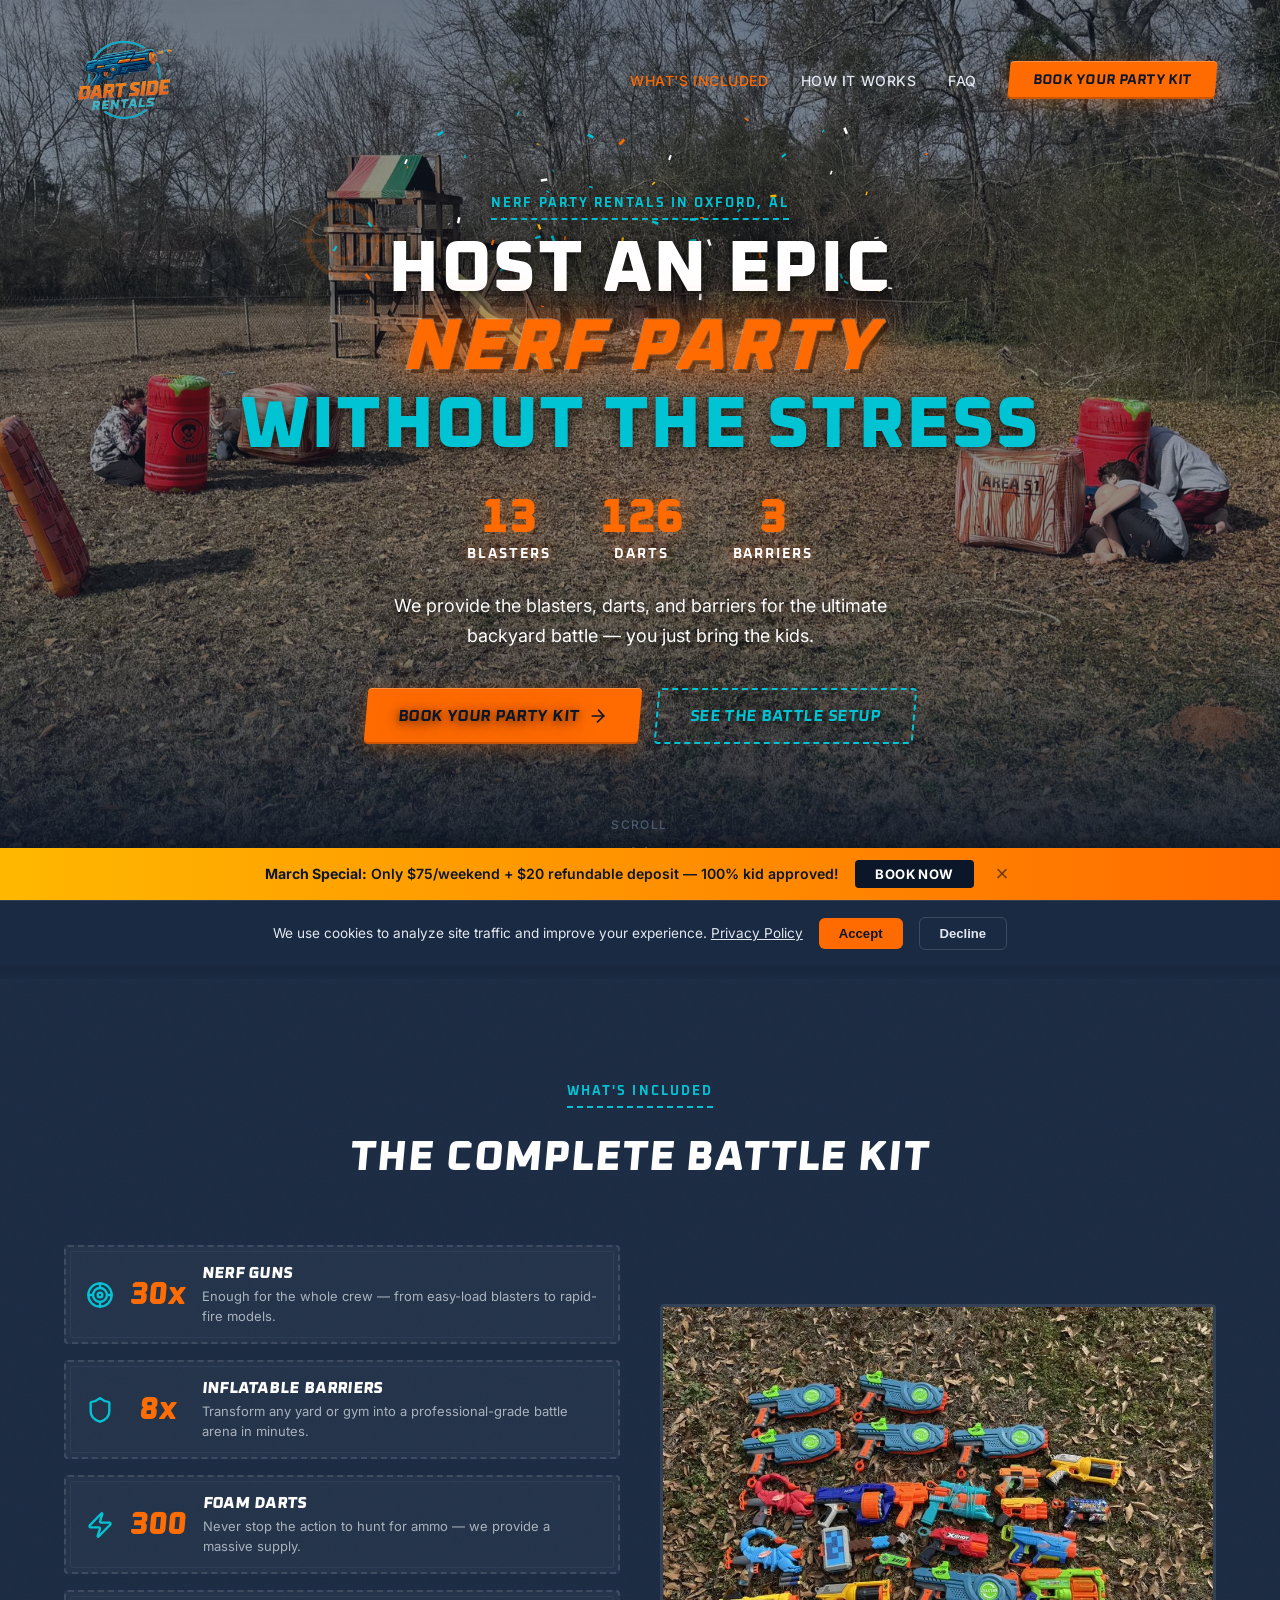
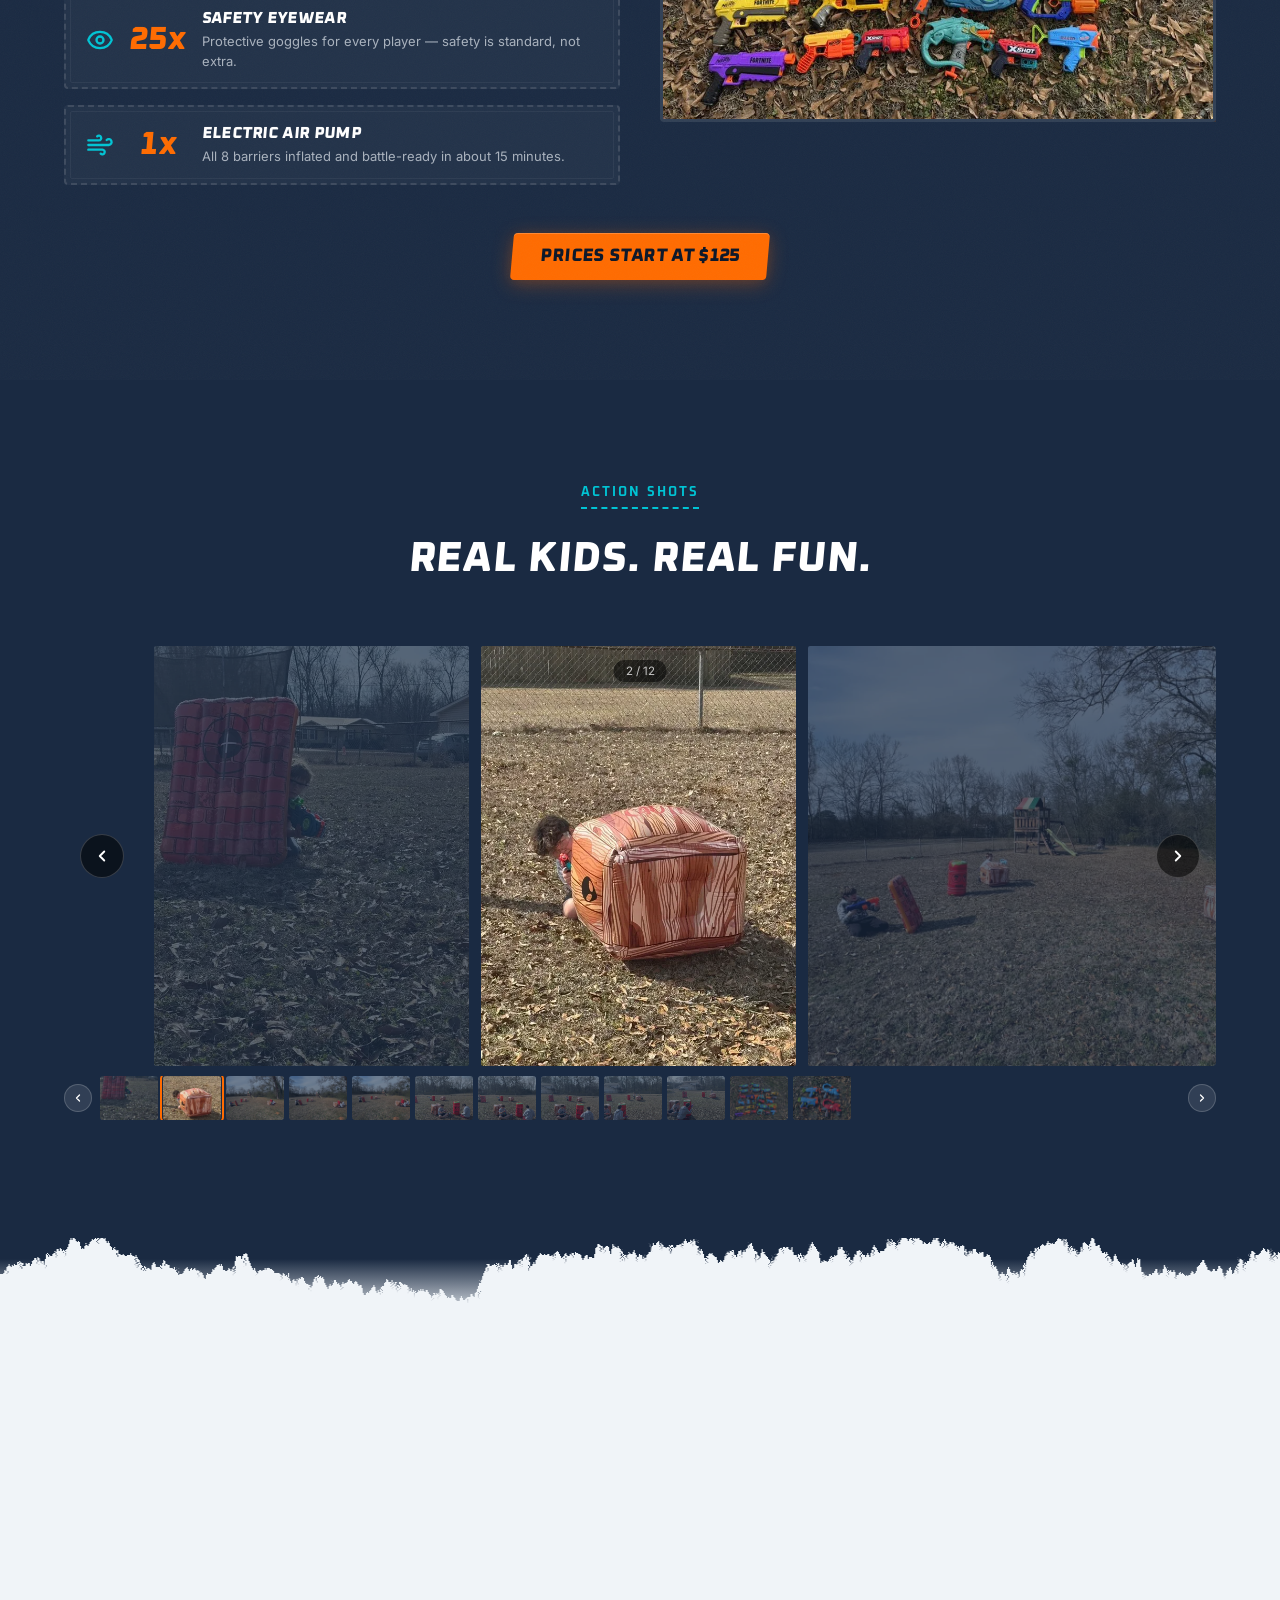
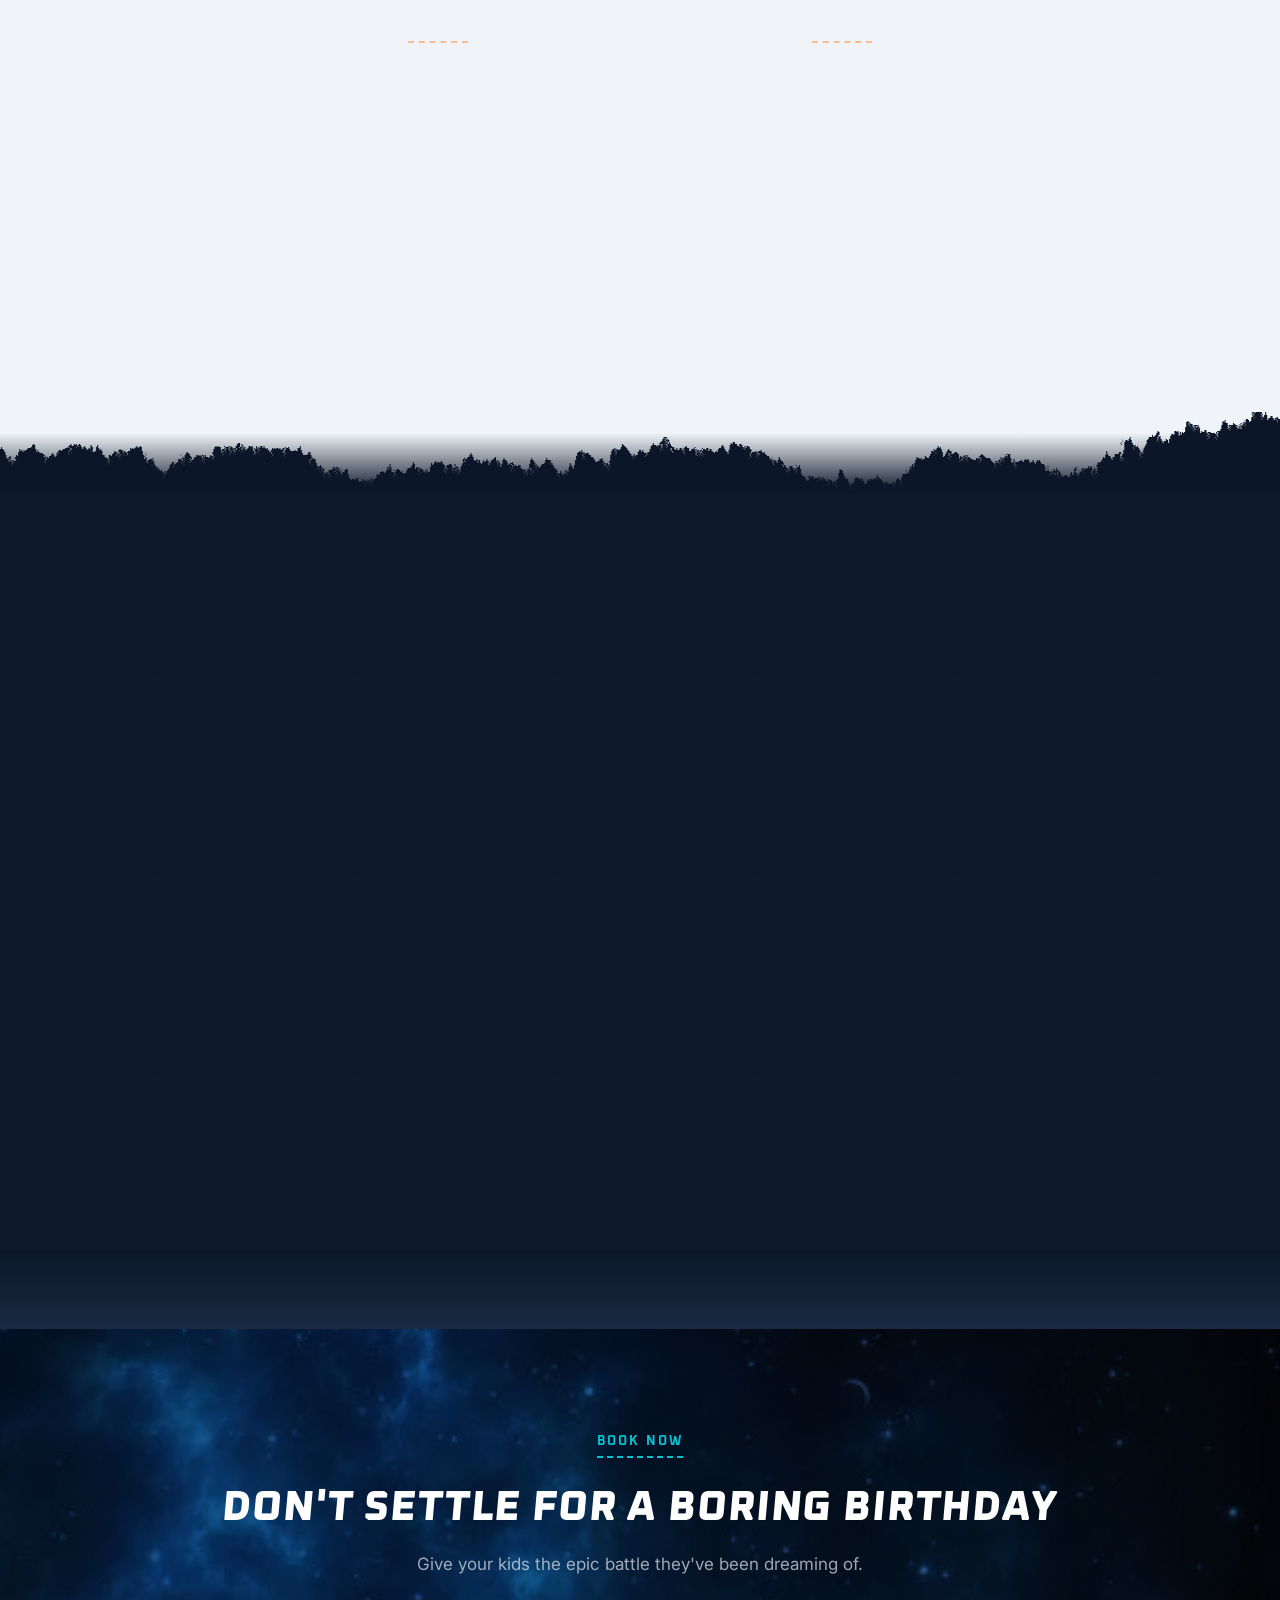
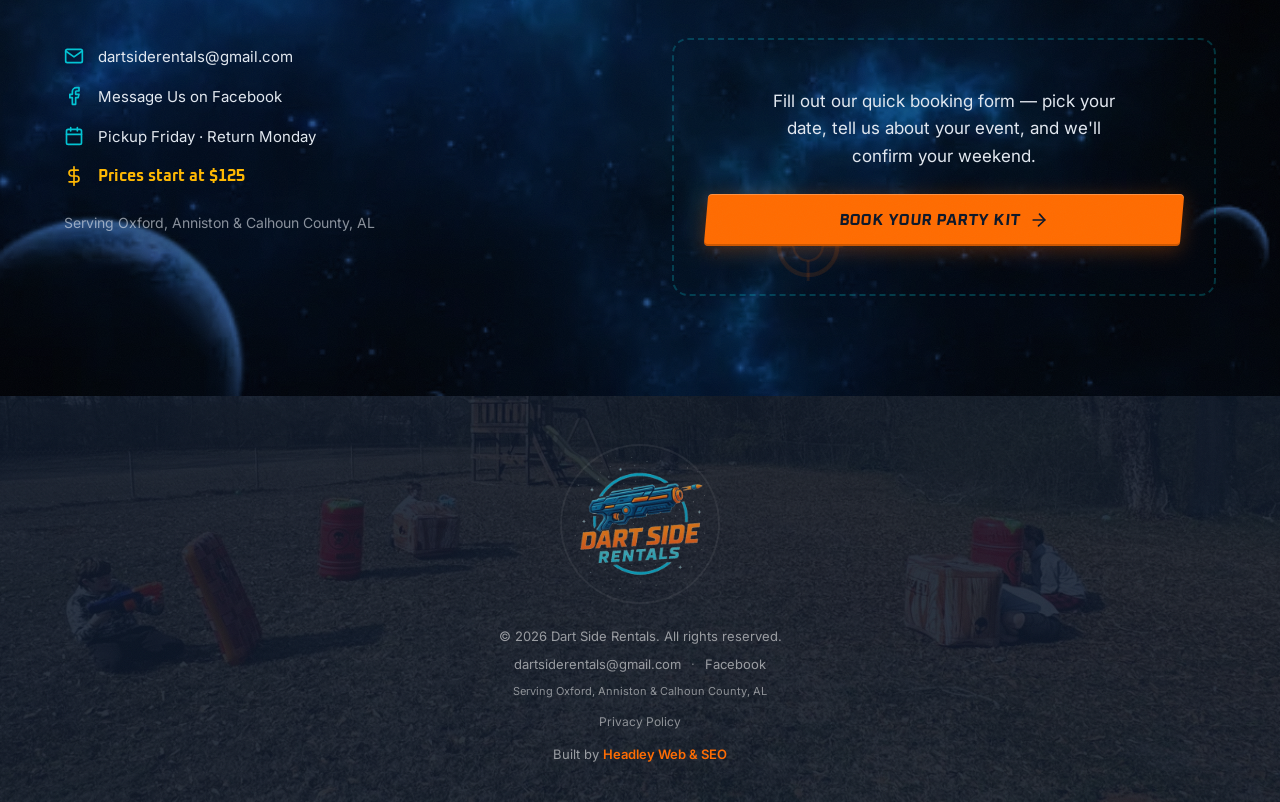
<file: index.html>
<!-- Built by Headley Web & SEO | headleyweb.com | Web Design & SEO for local businesses -->
<!DOCTYPE html>
<html lang="en">
<head>
  <meta charset="UTF-8">
  <meta name="viewport" content="width=device-width, initial-scale=1.0">
  <title>Dart Side Rentals | Nerf Gun Party Rentals in Oxford, Alabama</title>
  <meta name="description" content="Rent a complete Nerf party kit in Oxford, AL — 30 blasters, 300 darts, 8 inflatable barriers, safety gear, and air pump. Pickup Friday, return Monday. Prices start at $125.">
  <meta name="keywords" content="Nerf gun party rentals, Oxford Alabama, Nerf party rental Oxford AL, Nerf gun birthday party, party rentals Anniston AL, Nerf war rental Calhoun County">
  <meta name="robots" content="index, follow">
  <meta name="author" content="Headley Web & SEO | headleyweb.com">
  <link rel="author" href="https://headleyweb.com">

  <!-- Open Graph -->
  <meta property="og:type" content="website">
  <meta property="og:site_name" content="Dart Side Rentals">
  <meta property="og:title" content="Dart Side Rentals | Nerf Gun Party Rentals in Oxford, Alabama">
  <meta property="og:description" content="Rent a complete Nerf party kit in Oxford, AL — 30 blasters, 300 darts, 8 inflatable barriers, safety gear, and air pump. Pickup Friday, return Monday.">
  <meta property="og:image" content="https://dartsiderentals.com/images/og-image.jpg">
  <meta property="og:image:width" content="1200">
  <meta property="og:image:height" content="630">
  <meta property="og:url" content="https://dartsiderentals.com">
  <meta property="og:locale" content="en_US">

  <!-- Twitter Card -->
  <meta name="twitter:card" content="summary_large_image">
  <meta name="twitter:title" content="Dart Side Rentals | Nerf Gun Party Rentals in Oxford, Alabama">
  <meta name="twitter:description" content="Rent a complete Nerf party kit in Oxford, AL — 30 blasters, 300 darts, 8 inflatable barriers, safety gear, and air pump. Pickup Friday, return Monday.">
  <meta name="twitter:image" content="https://dartsiderentals.com/images/og-image.jpg">

  <!-- Fonts -->
  <link rel="preconnect" href="https://fonts.googleapis.com">
  <link rel="preconnect" href="https://fonts.gstatic.com" crossorigin>
  <link href="https://fonts.googleapis.com/css2?family=Oxanium:wght@700;800&family=Inter:wght@400;600&display=swap" rel="stylesheet" media="print" onload="this.media='all'">

  <link rel="stylesheet" href="style.css?v=23">
  <link rel="stylesheet" href="widgets/gallery-carousel/gallery-carousel.css?v=1" media="print" onload="this.media='all'">
  <link rel="canonical" href="https://dartsiderentals.com">
  <link rel="icon" href="images/favicon.ico">
  <link rel="apple-touch-icon" href="images/apple-touch-icon.png">

  <!-- Schema.org LocalBusiness -->
  <script type="application/ld+json">
  {
    "@context": "https://schema.org",
    "@type": "LocalBusiness",
    "name": "Dart Side Rentals",
    "description": "Complete Nerf gun party rental kits in Oxford, Alabama. 30 blasters, 300 darts, 8 inflatable barriers, safety gear, and air pump — pickup Friday, return Monday.",
    "url": "https://dartsiderentals.com",
    "email": "dartsiderentals@gmail.com",
    "address": {
      "@type": "PostalAddress",
      "addressLocality": "Oxford",
      "addressRegion": "AL",
      "postalCode": "36203",
      "addressCountry": "US"
    },
    "areaServed": [
      { "@type": "City", "name": "Oxford", "addressRegion": "AL", "addressCountry": "US" },
      { "@type": "City", "name": "Anniston", "addressRegion": "AL", "addressCountry": "US" },
      { "@type": "City", "name": "Jacksonville", "addressRegion": "AL", "addressCountry": "US" },
      { "@type": "City", "name": "Piedmont", "addressRegion": "AL", "addressCountry": "US" },
      { "@type": "City", "name": "Heflin", "addressRegion": "AL", "addressCountry": "US" },
      { "@type": "City", "name": "Lincoln", "addressRegion": "AL", "addressCountry": "US" },
      { "@type": "AdministrativeArea", "name": "Calhoun County", "addressRegion": "AL", "addressCountry": "US" }
    ],
    "sameAs": ["https://www.facebook.com/profile.php?id=61586506831010"],
    "priceRange": "$$",
    "creator": {
      "@type": "Organization",
      "name": "Headley Web & SEO",
      "url": "https://headleyweb.com"
    }
  }
  </script>
</head>
<body>

<!-- PARTIAL:nav:START -->
  <a href="#main" class="skip-link">Skip to main content</a>

  <!-- ─── Navigation ─── -->
  <header class="site-header" id="site-header">
    <div class="nav-inner container">
      <a class="nav-logo" href="index.html">
        <img src="images/logo-dart-side.webp" alt="Dart Side Rentals" width="400" height="400" class="nav-logo-img">
      </a>
      <nav class="desktop-nav">
        <a href="#arsenal">What's Included</a>
        <a href="#how-it-works">How It Works</a>
        <a href="#faq">FAQ</a>
        <a href="#contact" class="btn btn-primary btn-sm">Book Your Party Kit</a>
      </nav>
      <button type="button" class="mobile-menu-btn" id="mobile-menu-btn" aria-label="Open menu">
        <svg width="24" height="24" viewBox="0 0 24 24" fill="none" stroke="currentColor" stroke-width="2" stroke-linecap="round" aria-hidden="true">
          <line x1="3" y1="6" x2="21" y2="6"/>
          <line x1="3" y1="12" x2="21" y2="12"/>
          <line x1="3" y1="18" x2="21" y2="18"/>
        </svg>
      </button>
    </div>
  </header>

  <div class="mobile-overlay" id="mobile-overlay" role="dialog" aria-modal="true" aria-label="Navigation menu">
    <button type="button" class="mobile-close-btn" id="mobile-close-btn" aria-label="Close menu">
      <svg width="24" height="24" viewBox="0 0 24 24" fill="none" stroke="currentColor" stroke-width="2" stroke-linecap="round" aria-hidden="true">
        <line x1="18" y1="6" x2="6" y2="18"/>
        <line x1="6" y1="6" x2="18" y2="18"/>
      </svg>
    </button>
    <nav class="mobile-nav">
      <a href="#arsenal" class="mobile-nav-link">What's Included</a>
      <a href="#how-it-works" class="mobile-nav-link">How It Works</a>
      <a href="#faq" class="mobile-nav-link">FAQ</a>
      <a href="#contact" class="mobile-nav-link">Book Your Party Kit</a>
    </nav>
  </div>
<!-- PARTIAL:nav:END -->

  <!-- ─── Promo Banner ─── -->
  <div class="promo-banner" id="promo-banner">
    <div class="container promo-inner">
      <span class="promo-text"><strong>March Special:</strong> Only $75/weekend + $20 refundable deposit — 100% kid approved!</span>
      <a href="#contact" class="promo-cta">Book Now</a>
      <button class="promo-close" aria-label="Dismiss promo" id="promo-close">&times;</button>
    </div>
  </div>

  <main id="main">

    <!-- ─── Hero ─── -->
    <section id="hero" class="hero-section">
      <div class="hero-photo-bg" aria-hidden="true">
        <img src="images/hero-battlefield.webp"
          srcset="images/hero-battlefield-sm.webp 900w, images/hero-battlefield.webp 1800w"
          sizes="100vw"
          alt="" class="hero-bg-img" width="1800" height="1350" loading="eager">
        <div class="hero-bg-overlay"></div>
      </div>

      <!-- Floating crosshairs -->
      <div class="hero-floaters" aria-hidden="true">
        <svg class="floater floater-crosshair" viewBox="0 0 24 24" width="84" height="84"><circle cx="12" cy="12" r="10" stroke="currentColor" stroke-width="1.5" fill="none"/><circle cx="12" cy="12" r="5" stroke="currentColor" stroke-width="0.8" fill="none"/><line x1="12" y1="0" x2="12" y2="7" stroke="currentColor" stroke-width="1"/><line x1="12" y1="17" x2="12" y2="24" stroke="currentColor" stroke-width="1"/><line x1="0" y1="12" x2="7" y2="12" stroke="currentColor" stroke-width="1"/><line x1="17" y1="12" x2="24" y2="12" stroke="currentColor" stroke-width="1"/></svg>
      </div>

      <!-- Effect 3: Confetti canvas -->
      <canvas class="hero-confetti" id="hero-confetti" aria-hidden="true"></canvas>

      <div class="hero-content container">
        <div class="hero-grid">
          <div class="hero-text">
            <span class="eyebrow animate-hero" style="--hero-delay: 0.2s">Nerf Party Rentals in Oxford, AL</span>
            <h1 class="animate-hero" style="--hero-delay: 0.35s">
              <span class="hero-line hero-line-white">Host an Epic</span>
              <span class="hero-line hero-line-orange hero-stencil"><em>Nerf Party</em></span>
              <span class="hero-line hero-line-cyan">Without the Stress</span>
            </h1>

            <!-- Effect 4: Stat counter strip -->
            <div class="hero-stats animate-hero" style="--hero-delay: 0.45s">
              <div class="hero-stat"><span class="hero-stat-num">30</span><span class="hero-stat-label">Blasters</span></div>
              <div class="hero-stat-divider"></div>
              <div class="hero-stat"><span class="hero-stat-num">300</span><span class="hero-stat-label">Darts</span></div>
              <div class="hero-stat-divider"></div>
              <div class="hero-stat"><span class="hero-stat-num">8</span><span class="hero-stat-label">Barriers</span></div>
            </div>

            <p class="hero-body animate-hero" style="--hero-delay: 0.55s">
              We provide the blasters, darts, and barriers for the ultimate backyard battle — you just bring the kids.
            </p>
            <div class="hero-buttons animate-hero" style="--hero-delay: 0.7s">
              <a href="#contact" class="btn btn-primary btn-lg">
                Book Your Party Kit
                <svg width="20" height="20" viewBox="0 0 24 24" fill="none" stroke="currentColor" stroke-width="2" stroke-linecap="round" stroke-linejoin="round"><line x1="5" y1="12" x2="19" y2="12"/><polyline points="12 5 19 12 12 19"/></svg>
              </a>
              <a href="#arsenal" class="btn btn-ghost btn-lg">See the Battle Setup</a>
            </div>
          </div>
        </div>
      </div>
      <a href="#arsenal" class="scroll-cue" aria-label="Scroll down">
        <span>Scroll</span>
        <svg width="20" height="20" viewBox="0 0 24 24" fill="none" stroke="currentColor" stroke-width="2" stroke-linecap="round" stroke-linejoin="round">
          <polyline points="6 9 12 15 18 9"/>
        </svg>
      </a>
    </section>

    <!-- ─── Gradient blend: hero → arsenal (colors too close for torn edge) ─── -->
    <div class="section-blend section-blend--dark-to-dark2" aria-hidden="true"></div>

    <!-- ─── The Arsenal (What's Included) ─── -->
    <section id="arsenal" class="section-pad arsenal-section">
      <div class="container">
        <div class="section-header animate-on-scroll">
          <span class="eyebrow">What's Included</span>
          <h2 class="section-title">The Complete Battle Kit</h2>
        </div>
        <div class="arsenal-layout">
          <div class="kit-grid">
            <div class="kit-card animate-on-scroll" style="--stagger-delay: 0s">
              <svg class="kit-card-icon" viewBox="0 0 24 24" fill="none" stroke="currentColor" stroke-width="2" stroke-linecap="round" stroke-linejoin="round"><circle cx="12" cy="12" r="10"/><circle cx="12" cy="12" r="6"/><circle cx="12" cy="12" r="2"/><line x1="12" y1="2" x2="12" y2="6"/><line x1="12" y1="18" x2="12" y2="22"/><line x1="2" y1="12" x2="6" y2="12"/><line x1="18" y1="12" x2="22" y2="12"/></svg>
              <span class="kit-card-stat">30x</span>
              <div class="kit-card-text"><h3 class="kit-card-title">Nerf Guns</h3>
              <p class="kit-card-body">Enough for the whole crew — from easy-load blasters to rapid-fire models.</p></div>
            </div>
            <div class="kit-card animate-on-scroll" style="--stagger-delay: 0.08s">
              <svg class="kit-card-icon" viewBox="0 0 24 24" fill="none" stroke="currentColor" stroke-width="2" stroke-linecap="round" stroke-linejoin="round"><path d="M20 13c0 5-3.5 7.5-7.66 8.95a1 1 0 0 1-.67-.01C7.5 20.5 4 18 4 13V6a1 1 0 0 1 1-1c2 0 4.5-1.2 6.24-2.72a1.17 1.17 0 0 1 1.52 0C14.51 3.81 17 5 19 5a1 1 0 0 1 1 1z"/></svg>
              <span class="kit-card-stat">8x</span>
              <div class="kit-card-text"><h3 class="kit-card-title">Inflatable Barriers</h3>
              <p class="kit-card-body">Transform any yard or gym into a professional-grade battle arena in minutes.</p></div>
            </div>
            <div class="kit-card animate-on-scroll" style="--stagger-delay: 0.16s">
              <svg class="kit-card-icon" viewBox="0 0 24 24" fill="none" stroke="currentColor" stroke-width="2" stroke-linecap="round" stroke-linejoin="round"><path d="M4 14a1 1 0 0 1-.78-1.63l9.9-10.2a.5.5 0 0 1 .86.46l-1.92 6.02A1 1 0 0 0 13 10h7a1 1 0 0 1 .78 1.63l-9.9 10.2a.5.5 0 0 1-.86-.46l1.92-6.02A1 1 0 0 0 11 14z"/></svg>
              <span class="kit-card-stat">300</span>
              <div class="kit-card-text"><h3 class="kit-card-title">Foam Darts</h3>
              <p class="kit-card-body">Never stop the action to hunt for ammo — we provide a massive supply.</p></div>
            </div>
            <div class="kit-card animate-on-scroll" style="--stagger-delay: 0.24s">
              <svg class="kit-card-icon" viewBox="0 0 24 24" fill="none" stroke="currentColor" stroke-width="2" stroke-linecap="round" stroke-linejoin="round"><path d="M2.062 12.348a1 1 0 0 1 0-.696 10.75 10.75 0 0 1 19.876 0 1 1 0 0 1 0 .696 10.75 10.75 0 0 1-19.876 0"/><circle cx="12" cy="12" r="3"/></svg>
              <span class="kit-card-stat">25x</span>
              <div class="kit-card-text"><h3 class="kit-card-title">Safety Eyewear</h3>
              <p class="kit-card-body">Protective goggles for every player — safety is standard, not extra.</p></div>
            </div>
            <div class="kit-card animate-on-scroll" style="--stagger-delay: 0.32s">
              <svg class="kit-card-icon" viewBox="0 0 24 24" fill="none" stroke="currentColor" stroke-width="2" stroke-linecap="round" stroke-linejoin="round"><path d="M17.7 7.7a2.5 2.5 0 1 1 1.8 4.3H2"/><path d="M9.6 4.6A2 2 0 1 1 11 8H2"/><path d="M12.6 19.4A2 2 0 1 0 14 16H2"/></svg>
              <span class="kit-card-stat">1x</span>
              <div class="kit-card-text"><h3 class="kit-card-title">Electric Air Pump</h3>
              <p class="kit-card-body">All 8 barriers inflated and battle-ready in about 15 minutes.</p></div>
            </div>
          </div>
          <div class="arsenal-photo animate-on-scroll">
            <img src="images/blaster-collection.webp"
              srcset="images/blaster-collection-sm.webp 480w, images/blaster-collection.webp 960w"
              sizes="(max-width: 768px) 100vw, 50vw"
              alt="Full collection of 30 Nerf blasters included in every rental kit" width="960" height="720" loading="lazy">
            <div class="scan-line"></div>
          </div>
        </div>
        <div class="arsenal-price animate-on-scroll">
          <a href="#contact" class="price-badge">Prices Start at $125</a>
        </div>
      </div>
    </section>

    <!-- ─── Gallery Carousel ─── -->
    <section id="gallery" class="section-pad gallery-section">
      <div class="container">
        <div class="section-header animate-on-scroll">
          <span class="eyebrow">Action Shots</span>
          <h2 class="section-title">Real Kids. Real Fun.</h2>
        </div>

        <!-- Main stage -->
        <div class="gallery-wrap animate-on-scroll" style="--stagger-delay: 0.1s">
          <div class="gallery-track">
            <div class="gallery-slide active">
              <img src="images/gallery/action-barrier-crouch.webp"
                srcset="images/gallery/action-barrier-crouch-sm.webp 400w, images/gallery/action-barrier-crouch.webp 600w"
                sizes="(max-width: 768px) 90vw, 600px"
                alt="Child crouching behind an inflatable barrier with a Nerf blaster" width="600" height="800" loading="lazy">
            </div>
            <div class="gallery-slide">
              <img src="images/gallery/action-brick-wall.webp"
                srcset="images/gallery/action-brick-wall-sm.webp 400w, images/gallery/action-brick-wall.webp 600w"
                sizes="(max-width: 768px) 90vw, 600px"
                alt="Child hiding behind a brick-wall inflatable barrier" width="600" height="800" loading="lazy">
            </div>
            <div class="gallery-slide">
              <img src="images/gallery/action-wide-field.webp"
                srcset="images/gallery/action-wide-field-sm.webp 600w, images/gallery/action-wide-field.webp 1200w"
                sizes="(max-width: 768px) 90vw, 800px"
                alt="Wide view of a backyard Nerf battlefield with inflatable barriers" width="1200" height="900" loading="lazy">
            </div>
            <div class="gallery-slide">
              <img src="images/gallery/action-battle-angle.webp"
                srcset="images/gallery/action-battle-angle-sm.webp 600w, images/gallery/action-battle-angle.webp 1200w"
                sizes="(max-width: 768px) 90vw, 800px"
                alt="Kids playing a Nerf battle from behind inflatable cover" width="1200" height="900" loading="lazy">
            </div>
            <div class="gallery-slide">
              <img src="images/gallery/action-gameplay.webp"
                srcset="images/gallery/action-gameplay-sm.webp 600w, images/gallery/action-gameplay.webp 1200w"
                sizes="(max-width: 768px) 90vw, 800px"
                alt="Nerf war gameplay with kids spread across the field" width="1200" height="900" loading="lazy">
            </div>
            <div class="gallery-slide">
              <img src="images/gallery/action-team-setup.webp"
                srcset="images/gallery/action-team-setup-sm.webp 600w, images/gallery/action-team-setup.webp 1200w"
                sizes="(max-width: 768px) 90vw, 800px"
                alt="Kids setting up behind inflatable barriers for a Nerf battle" width="1200" height="900" loading="lazy">
            </div>
            <div class="gallery-slide">
              <img src="images/gallery/action-crouch-barrel.webp"
                srcset="images/gallery/action-crouch-barrel-sm.webp 600w, images/gallery/action-crouch-barrel.webp 1200w"
                sizes="(max-width: 768px) 90vw, 800px"
                alt="Players crouching behind barrel and crate barriers" width="1200" height="900" loading="lazy">
            </div>
            <div class="gallery-slide">
              <img src="images/gallery/action-wide-battle.webp"
                srcset="images/gallery/action-wide-battle-sm.webp 600w, images/gallery/action-wide-battle.webp 1200w"
                sizes="(max-width: 768px) 90vw, 800px"
                alt="Wide shot of a Nerf war in progress in a large backyard" width="1200" height="900" loading="lazy">
            </div>
            <div class="gallery-slide">
              <img src="images/gallery/action-sprint.webp"
                srcset="images/gallery/action-sprint-sm.webp 600w, images/gallery/action-sprint.webp 1200w"
                sizes="(max-width: 768px) 90vw, 800px"
                alt="Player sprinting between inflatable barriers during a Nerf war" width="1200" height="900" loading="lazy">
            </div>
            <div class="gallery-slide">
              <img src="images/gallery/action-duo-cover.webp"
                srcset="images/gallery/action-duo-cover-sm.webp 600w, images/gallery/action-duo-cover.webp 1200w"
                sizes="(max-width: 768px) 90vw, 800px"
                alt="Two players taking cover behind inflatable barriers" width="1200" height="900" loading="lazy">
            </div>
            <div class="gallery-slide">
              <img src="images/blaster-collection.webp"
                srcset="images/blaster-collection-sm.webp 480w, images/blaster-collection.webp 960w"
                sizes="(max-width: 768px) 90vw, 800px"
                alt="Full collection of 30 Nerf blasters laid out on grass" width="960" height="720" loading="lazy">
            </div>
            <div class="gallery-slide">
              <img src="images/gallery/blasters-kids.webp"
                srcset="images/gallery/blasters-kids-sm.webp 480w, images/gallery/blasters-kids.webp 960w"
                sizes="(max-width: 768px) 90vw, 800px"
                alt="Four kid-friendly Nerf blasters including easy-pull scorpion models" width="960" height="720" loading="lazy">
            </div>
          </div>

          <!-- Prev / Next buttons -->
          <button class="gallery-btn gallery-prev" aria-label="Previous photo">
            <svg width="18" height="18" viewBox="0 0 24 24" fill="none" stroke="currentColor" stroke-width="2.5" stroke-linecap="round" stroke-linejoin="round" aria-hidden="true"><polyline points="15 18 9 12 15 6"/></svg>
          </button>
          <button class="gallery-btn gallery-next" aria-label="Next photo">
            <svg width="18" height="18" viewBox="0 0 24 24" fill="none" stroke="currentColor" stroke-width="2.5" stroke-linecap="round" stroke-linejoin="round" aria-hidden="true"><polyline points="9 18 15 12 9 6"/></svg>
          </button>

          <!-- Slide counter -->
          <div class="gallery-counter">
            <span class="gallery-current">1</span> / <span class="gallery-total"></span>
          </div>
        </div>

        <!-- Thumbnail strip -->
        <div class="gallery-thumbs-wrap">
          <button class="gallery-thumb-btn gallery-thumb-prev" aria-label="Scroll thumbnails left">
            <svg width="12" height="12" viewBox="0 0 24 24" fill="none" stroke="currentColor" stroke-width="2.5" stroke-linecap="round" stroke-linejoin="round" aria-hidden="true"><polyline points="15 18 9 12 15 6"/></svg>
          </button>
          <div class="gallery-thumbs">
            <div class="gallery-thumb active"><img src="images/gallery/action-barrier-crouch.webp" alt="" width="120" height="90" loading="lazy"></div>
            <div class="gallery-thumb"><img src="images/gallery/action-brick-wall.webp" alt="" width="120" height="90" loading="lazy"></div>
            <div class="gallery-thumb"><img src="images/gallery/action-wide-field.webp" alt="" width="120" height="90" loading="lazy"></div>
            <div class="gallery-thumb"><img src="images/gallery/action-battle-angle.webp" alt="" width="120" height="90" loading="lazy"></div>
            <div class="gallery-thumb"><img src="images/gallery/action-gameplay.webp" alt="" width="120" height="90" loading="lazy"></div>
            <div class="gallery-thumb"><img src="images/gallery/action-team-setup.webp" alt="" width="120" height="90" loading="lazy"></div>
            <div class="gallery-thumb"><img src="images/gallery/action-crouch-barrel.webp" alt="" width="120" height="90" loading="lazy"></div>
            <div class="gallery-thumb"><img src="images/gallery/action-wide-battle.webp" alt="" width="120" height="90" loading="lazy"></div>
            <div class="gallery-thumb"><img src="images/gallery/action-sprint.webp" alt="" width="120" height="90" loading="lazy"></div>
            <div class="gallery-thumb"><img src="images/gallery/action-duo-cover.webp" alt="" width="120" height="90" loading="lazy"></div>
            <div class="gallery-thumb"><img src="images/blaster-collection.webp" alt="" width="120" height="90" loading="lazy"></div>
            <div class="gallery-thumb"><img src="images/gallery/blasters-kids.webp" alt="" width="120" height="90" loading="lazy"></div>
          </div>
          <button class="gallery-thumb-btn gallery-thumb-next" aria-label="Scroll thumbnails right">
            <svg width="12" height="12" viewBox="0 0 24 24" fill="none" stroke="currentColor" stroke-width="2.5" stroke-linecap="round" stroke-linejoin="round" aria-hidden="true"><polyline points="9 18 15 12 9 6"/></svg>
          </button>
        </div>

      </div>
    </section>

    <!-- ─── Torn Edge: gallery → how-it-works ─── -->
    <div class="section-tear section-tear--dark2-to-light" aria-hidden="true"></div>

    <!-- ─── How It Works ─── -->
    <section id="how-it-works" class="section-pad how-section how-section-light">
      <div class="container">
        <div class="section-header animate-on-scroll">
          <span class="eyebrow">How It Works</span>
          <h2 class="section-title">The Battle Plan</h2>
        </div>
        <div class="steps-grid">
          <div class="step-card animate-on-scroll" style="--stagger-delay: 0s">
            <div class="step-number">
              <svg class="step-crosshair" viewBox="0 0 24 24" fill="none" stroke="currentColor" stroke-width="1.5"><circle cx="12" cy="12" r="10"/><circle cx="12" cy="12" r="5" stroke-width="0.8"/><line x1="12" y1="0" x2="12" y2="7" stroke-width="1"/><line x1="12" y1="17" x2="12" y2="24" stroke-width="1"/><line x1="0" y1="12" x2="7" y2="12" stroke-width="1"/><line x1="17" y1="12" x2="24" y2="12" stroke-width="1"/></svg>
              <span class="step-num-text">1</span>
            </div>
            <svg class="step-icon" viewBox="0 0 24 24" fill="none" stroke="currentColor" stroke-width="2" stroke-linecap="round" stroke-linejoin="round"><rect x="3" y="4" width="18" height="18" rx="2" ry="2"/><line x1="16" y1="2" x2="16" y2="6"/><line x1="8" y1="2" x2="8" y2="6"/><line x1="3" y1="10" x2="21" y2="10"/></svg>
            <h3 class="step-title">Book</h3>
            <p class="step-body">Reserve your weekend online or by email. Pick your date and lock in your complete party kit.</p>
          </div>
          <div class="step-connector" aria-hidden="true"></div>
          <div class="step-card animate-on-scroll" style="--stagger-delay: 0.1s">
            <div class="step-number">
              <svg class="step-crosshair" viewBox="0 0 24 24" fill="none" stroke="currentColor" stroke-width="1.5"><circle cx="12" cy="12" r="10"/><circle cx="12" cy="12" r="5" stroke-width="0.8"/><line x1="12" y1="0" x2="12" y2="7" stroke-width="1"/><line x1="12" y1="17" x2="12" y2="24" stroke-width="1"/><line x1="0" y1="12" x2="7" y2="12" stroke-width="1"/><line x1="17" y1="12" x2="24" y2="12" stroke-width="1"/></svg>
              <span class="step-num-text">2</span>
            </div>
            <svg class="step-icon" viewBox="0 0 24 24" fill="none" stroke="currentColor" stroke-width="2" stroke-linecap="round" stroke-linejoin="round"><rect x="1" y="3" width="15" height="13"/><polygon points="16 8 20 8 23 11 23 16 16 16 16 8"/><circle cx="5.5" cy="18.5" r="2.5"/><circle cx="18.5" cy="18.5" r="2.5"/></svg>
            <h3 class="step-title">Pickup Friday</h3>
            <p class="step-body">Swing by our Oxford location to grab everything you need. The entire kit fits in a standard SUV.</p>
          </div>
          <div class="step-connector" aria-hidden="true"></div>
          <div class="step-card animate-on-scroll" style="--stagger-delay: 0.2s">
            <div class="step-number">
              <svg class="step-crosshair" viewBox="0 0 24 24" fill="none" stroke="currentColor" stroke-width="1.5"><circle cx="12" cy="12" r="10"/><circle cx="12" cy="12" r="5" stroke-width="0.8"/><line x1="12" y1="0" x2="12" y2="7" stroke-width="1"/><line x1="12" y1="17" x2="12" y2="24" stroke-width="1"/><line x1="0" y1="12" x2="7" y2="12" stroke-width="1"/><line x1="17" y1="12" x2="24" y2="12" stroke-width="1"/></svg>
              <span class="step-num-text">3</span>
            </div>
            <svg class="step-icon" viewBox="0 0 24 24" fill="none" stroke="currentColor" stroke-width="2" stroke-linecap="round" stroke-linejoin="round"><path d="M4 14a1 1 0 0 1-.78-1.63l9.9-10.2a.5.5 0 0 1 .86.46l-1.92 6.02A1 1 0 0 0 13 10h7a1 1 0 0 1 .78 1.63l-9.9 10.2a.5.5 0 0 1-.86-.46l1.92-6.02A1 1 0 0 0 11 14z"/></svg>
            <h3 class="step-title">Return Monday</h3>
            <p class="step-body">Drop the kit back off after an epic weekend of battles — no cleaning required.</p>
          </div>
        </div>
      </div>
    </section>

    <!-- ─── Torn Edge: how-it-works → FAQ ─── -->
    <div class="section-tear section-tear--light-to-dark" aria-hidden="true"></div>

    <!-- ─── FAQ ─── -->
    <section id="faq" class="section-pad faq-section">
      <div class="container narrow">
        <div class="section-header animate-on-scroll">
          <span class="eyebrow">Questions</span>
          <h2 class="section-title">Frequently Asked Questions</h2>
        </div>
        <div class="faq-list">

          <details class="faq-item animate-on-scroll" style="--stagger-delay: 0s">
            <summary class="faq-question">
              Is this safe for my house or a local park?
              <svg class="faq-chevron" width="20" height="20" viewBox="0 0 24 24" fill="none" stroke="currentColor" stroke-width="2" stroke-linecap="round" stroke-linejoin="round"><polyline points="6 9 12 15 18 9"/></svg>
            </summary>
            <div class="faq-answer"><p>Absolutely. Our foam darts are designed for safe play, and our inflatable barriers are gentle on indoor floors and grass. We include safety eyewear for every player so you can worry less and enjoy more.</p></div>
          </details>

          <details class="faq-item animate-on-scroll" style="--stagger-delay: 0.07s">
            <summary class="faq-question">
              What if we lose some of the darts?
              <svg class="faq-chevron" width="20" height="20" viewBox="0 0 24 24" fill="none" stroke="currentColor" stroke-width="2" stroke-linecap="round" stroke-linejoin="round"><polyline points="6 9 12 15 18 9"/></svg>
            </summary>
            <div class="faq-answer"><p>Don't worry about it! We include 300 darts and expect some to disappear in the heat of battle. You won't be charged for normal dart loss.</p></div>
          </details>

          <details class="faq-item animate-on-scroll" style="--stagger-delay: 0.14s">
            <summary class="faq-question">
              Do I need a big truck to pick up the kit?
              <svg class="faq-chevron" width="20" height="20" viewBox="0 0 24 24" fill="none" stroke="currentColor" stroke-width="2" stroke-linecap="round" stroke-linejoin="round"><polyline points="6 9 12 15 18 9"/></svg>
            </summary>
            <div class="faq-answer"><p>Not at all. The entire "Party in a Box" is designed to fit in the trunk of a standard SUV or the back of a van. We keep the logistics simple for you.</p></div>
          </details>

          <details class="faq-item animate-on-scroll" style="--stagger-delay: 0.21s">
            <summary class="faq-question">
              What ages are the blasters for?
              <svg class="faq-chevron" width="20" height="20" viewBox="0 0 24 24" fill="none" stroke="currentColor" stroke-width="2" stroke-linecap="round" stroke-linejoin="round"><polyline points="6 9 12 15 18 9"/></svg>
            </summary>
            <div class="faq-answer"><p>Our kits are perfect for ages 6 and up. We provide a mix of blasters that are easy for smaller hands to load and fire, plus rapid-fire models for the older kids.</p></div>
          </details>

          <details class="faq-item animate-on-scroll" style="--stagger-delay: 0.28s">
            <summary class="faq-question">
              Can we use the kit for a church youth event?
              <svg class="faq-chevron" width="20" height="20" viewBox="0 0 24 24" fill="none" stroke="currentColor" stroke-width="2" stroke-linecap="round" stroke-linejoin="round"><polyline points="6 9 12 15 18 9"/></svg>
            </summary>
            <div class="faq-answer"><p>Yes! We love serving local Calhoun County youth groups. The kit is built for 25–30 players, making it a high-impact, low-cost activity for your next fellowship or group event.</p></div>
          </details>

          <details class="faq-item animate-on-scroll" style="--stagger-delay: 0.35s">
            <summary class="faq-question">
              How long does the setup take?
              <svg class="faq-chevron" width="20" height="20" viewBox="0 0 24 24" fill="none" stroke="currentColor" stroke-width="2" stroke-linecap="round" stroke-linejoin="round"><polyline points="6 9 12 15 18 9"/></svg>
            </summary>
            <div class="faq-answer"><p>With our included high-volume electric pump, you can have all 8 inflatable barriers ready to go in about 15 minutes. It's the fastest battlefield you'll ever build.</p></div>
          </details>

        </div>
      </div>
    </section>

    <!-- ─── Gradient blend: FAQ → contact ─── -->
    <div class="section-blend section-blend--dark-to-dark2" aria-hidden="true"></div>

    <!-- ─── Contact / CTA ─── -->
    <section id="contact" class="section-pad contact-section">
      <div class="section-floaters" aria-hidden="true">
        <svg class="floater floater-cta-1" viewBox="0 0 24 24" width="70" height="70"><circle cx="12" cy="12" r="10" stroke="currentColor" stroke-width="1.5" fill="none"/><circle cx="12" cy="12" r="5" stroke="currentColor" stroke-width="0.8" fill="none"/><line x1="12" y1="0" x2="12" y2="7" stroke="currentColor" stroke-width="1"/><line x1="12" y1="17" x2="12" y2="24" stroke="currentColor" stroke-width="1"/><line x1="0" y1="12" x2="7" y2="12" stroke="currentColor" stroke-width="1"/><line x1="17" y1="12" x2="24" y2="12" stroke="currentColor" stroke-width="1"/></svg>
        <svg class="floater floater-cta-2" viewBox="0 0 24 24" width="50" height="50"><circle cx="12" cy="12" r="10" stroke="currentColor" stroke-width="1.5" fill="none"/><circle cx="12" cy="12" r="5" stroke="currentColor" stroke-width="0.8" fill="none"/><line x1="12" y1="0" x2="12" y2="7" stroke="currentColor" stroke-width="1"/><line x1="12" y1="17" x2="12" y2="24" stroke="currentColor" stroke-width="1"/><line x1="0" y1="12" x2="7" y2="12" stroke="currentColor" stroke-width="1"/><line x1="17" y1="12" x2="24" y2="12" stroke="currentColor" stroke-width="1"/></svg>
      </div>
      <div class="container">
        <div class="section-header animate-on-scroll">
          <span class="eyebrow">Book Now</span>
          <h2 class="section-title">Don't Settle for a Boring Birthday</h2>
          <p class="section-subtext contact-subtext">Give your kids the epic battle they've been dreaming of.</p>
        </div>

        <div class="contact-grid animate-on-scroll">
          <!-- Left: info column -->
          <div class="contact-info">
            <div class="contact-info-item">
              <svg width="20" height="20" viewBox="0 0 24 24" fill="none" stroke="var(--accent)" stroke-width="2" stroke-linecap="round" stroke-linejoin="round"><path d="M4 4h16c1.1 0 2 .9 2 2v12c0 1.1-.9 2-2 2H4c-1.1 0-2-.9-2-2V6c0-1.1.9-2 2-2z"/><polyline points="22,6 12,13 2,6"/></svg>
              <a href="mailto:dartsiderentals@gmail.com">dartsiderentals@gmail.com</a>
            </div>
            <div class="contact-info-item">
              <svg width="20" height="20" viewBox="0 0 24 24" fill="none" stroke="var(--accent)" stroke-width="2" stroke-linecap="round" stroke-linejoin="round"><path d="M18 2h-3a5 5 0 0 0-5 5v3H7v4h3v8h4v-8h3l1-4h-4V7a1 1 0 0 1 1-1h3z"/></svg>
              <a href="https://www.facebook.com/profile.php?id=61586506831010" target="_blank" rel="noopener noreferrer">Message Us on Facebook</a>
            </div>
            <div class="contact-info-item">
              <svg width="20" height="20" viewBox="0 0 24 24" fill="none" stroke="var(--accent)" stroke-width="2" stroke-linecap="round" stroke-linejoin="round"><rect x="3" y="4" width="18" height="18" rx="2" ry="2"/><line x1="16" y1="2" x2="16" y2="6"/><line x1="8" y1="2" x2="8" y2="6"/><line x1="3" y1="10" x2="21" y2="10"/></svg>
              <span>Pickup Friday &middot; Return Monday</span>
            </div>
            <div class="contact-info-item">
              <svg width="20" height="20" viewBox="0 0 24 24" fill="none" stroke="var(--sparkle)" stroke-width="2" stroke-linecap="round" stroke-linejoin="round"><line x1="12" y1="1" x2="12" y2="23"/><path d="M17 5H9.5a3.5 3.5 0 0 0 0 7h5a3.5 3.5 0 0 1 0 7H6"/></svg>
              <span class="contact-price">Prices start at $125</span>
            </div>
            <p class="contact-service-area">Serving Oxford, Anniston &amp; Calhoun County, AL</p>
          </div>

          <!-- Right: booking form CTA -->
          <div class="contact-form-cta">
            <p class="contact-form-cta-text">Fill out our quick booking form — pick your date, tell us about your event, and we'll confirm your weekend.</p>
            <a href="https://form.jotform.com/260127675137054" target="_blank" rel="noopener noreferrer" class="btn btn-primary btn-lg btn-full">
              Book Your Party Kit
              <svg width="20" height="20" viewBox="0 0 24 24" fill="none" stroke="currentColor" stroke-width="2" stroke-linecap="round" stroke-linejoin="round"><line x1="5" y1="12" x2="19" y2="12"/><polyline points="12 5 19 12 12 19"/></svg>
            </a>
          </div>
        </div>
      </div>
    </section>

  </main>

  <!-- ─── Footer ─── -->
  <footer class="site-footer site-footer-textured">
    <div class="container">
      <img src="images/logo-dart-side.webp" alt="Dart Side Rentals" class="footer-brand-mark footer-brand-round" width="400" height="400" loading="lazy">
      <p class="footer-copy">&copy; <span id="year"></span> Dart Side Rentals. All rights reserved.</p>
      <div class="footer-contact">
        <a href="mailto:dartsiderentals@gmail.com" class="footer-contact-link">dartsiderentals@gmail.com</a>
        <span class="footer-divider">&middot;</span>
        <a href="https://www.facebook.com/profile.php?id=61586506831010" target="_blank" rel="noopener noreferrer" class="footer-contact-link">Facebook</a>
      </div>
      <p class="footer-disclaimer">Serving Oxford, Anniston &amp; Calhoun County, AL</p>
      <a href="privacy.html" class="footer-privacy">Privacy Policy</a>
      <span class="footer-built-by">Built by <a href="https://headleyweb.com" target="_blank" rel="noopener">Headley Web &amp; SEO</a></span>
    </div>
  </footer>

  <!-- ─── Sticky Mobile CTA ─── -->
  <div class="sticky-mobile-cta" id="sticky-mobile-cta">
    <a href="#contact" class="btn btn-primary btn-lg btn-full">Book Your Party Kit</a>
  </div>

<!-- PARTIAL:cookie-banner:START -->
  <!-- Cookie Consent Banner -->
  <div class="cookie-banner" id="cookie-banner" data-ga4="NONE">
    <p>We use cookies to analyze site traffic and improve your experience. <a href="privacy.html">Privacy Policy</a></p>
    <button class="cookie-btn cookie-btn-accept">Accept</button>
    <button class="cookie-btn cookie-btn-decline">Decline</button>
  </div>
<!-- PARTIAL:cookie-banner:END -->

  <script src="script.js?v=20"></script>
  <script src="widgets/gallery-carousel/gallery-carousel.js?v=1"></script>
</body>
</html>
</file>
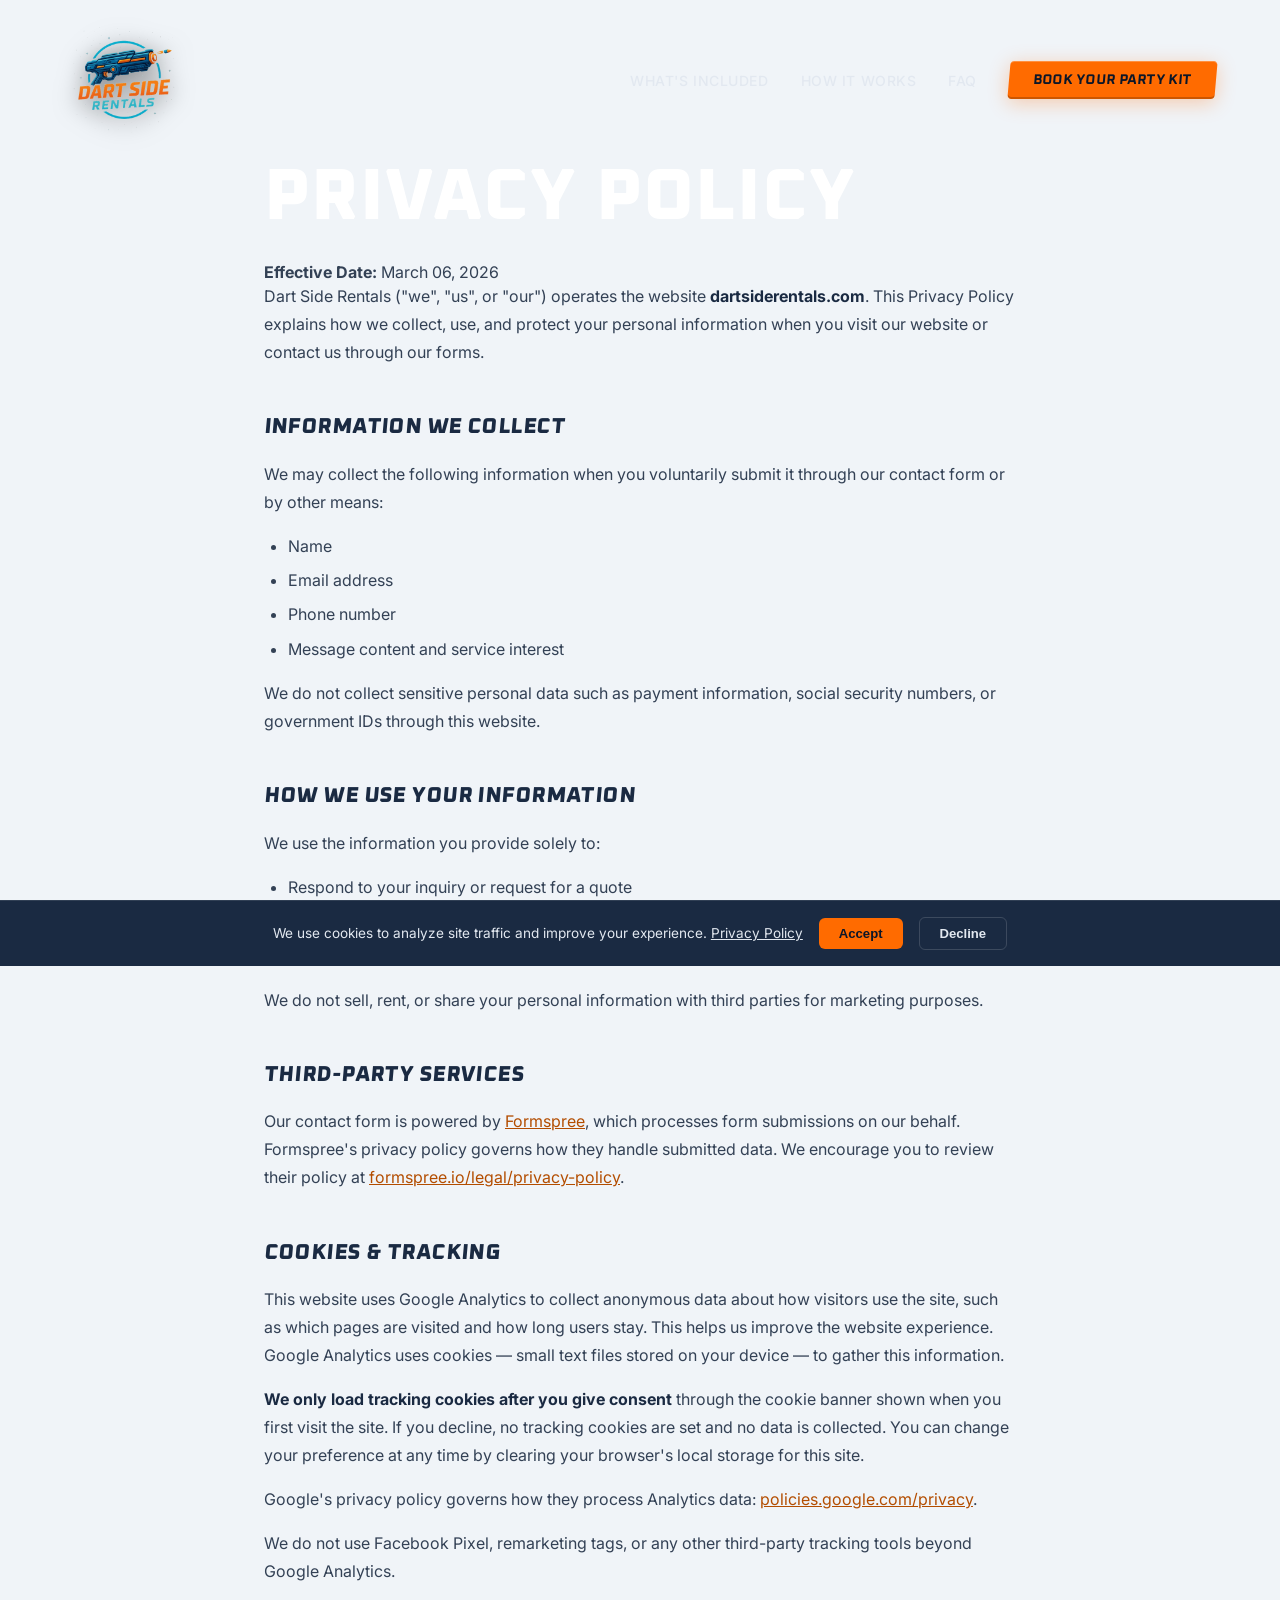
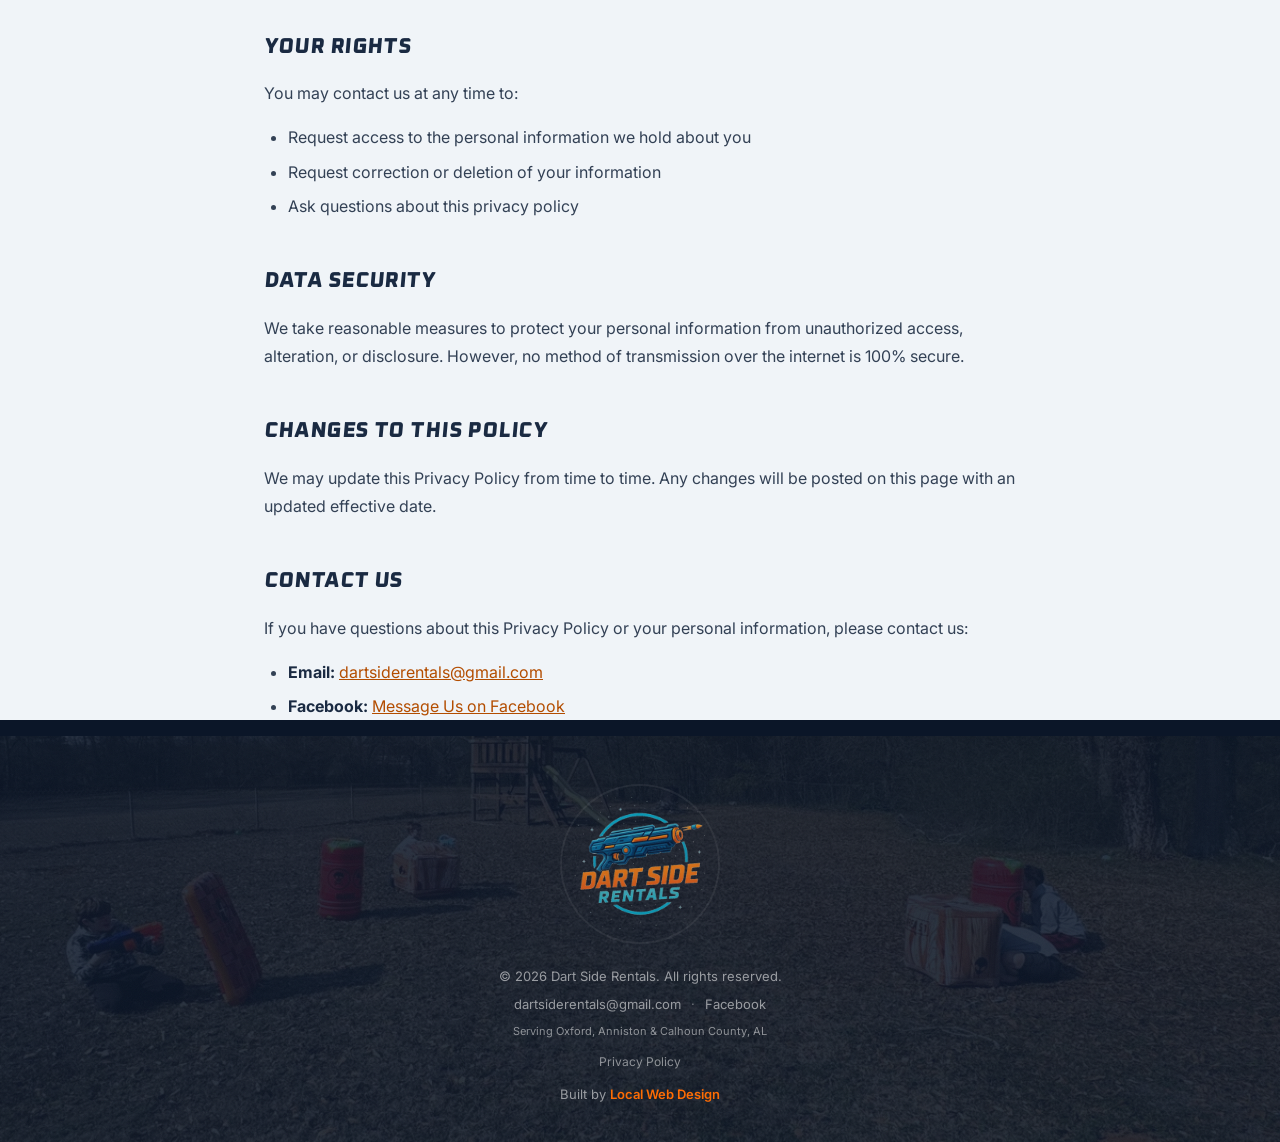
<file: privacy.html>
<!-- Built by Headley Web & SEO | headleyweb.com | Web Design & SEO for local businesses -->
<!DOCTYPE html>
<html lang="en">
<head>
  <meta charset="UTF-8">
  <meta name="viewport" content="width=device-width, initial-scale=1.0">
  <title>Privacy Policy | Dart Side Rentals</title>
  <meta name="description" content="Privacy policy for Dart Side Rentals. Learn how we collect, use, and protect your information.">
  <meta name="robots" content="index, follow">
  <meta name="author" content="Headley Web & SEO | headleyweb.com">
  <link rel="author" href="https://headleyweb.com">
  <link rel="canonical" href="https://dartsiderentals.com/privacy.html">

  <!-- Open Graph -->
  <meta property="og:type" content="website">
  <meta property="og:site_name" content="Dart Side Rentals">
  <meta property="og:title" content="Privacy Policy | Dart Side Rentals">
  <meta property="og:description" content="Privacy policy for Dart Side Rentals. Learn how we collect, use, and protect your information.">
  <meta property="og:image" content="https://dartsiderentals.com/images/og-image.webp">
  <meta property="og:image:width" content="1200">
  <meta property="og:image:height" content="630">
  <meta property="og:url" content="https://dartsiderentals.com/privacy.html">
  <meta property="og:locale" content="en_US">

  <!-- Twitter Card -->
  <meta name="twitter:card" content="summary_large_image">
  <meta name="twitter:title" content="Privacy Policy | Dart Side Rentals">
  <meta name="twitter:description" content="Privacy policy for Dart Side Rentals. Learn how we collect, use, and protect your information.">
  <meta name="twitter:image" content="https://dartsiderentals.com/images/og-image.webp">

  <!-- Fonts -->
  <link rel="preconnect" href="https://fonts.googleapis.com">
  <link rel="preconnect" href="https://fonts.gstatic.com" crossorigin>
  <link href="https://fonts.googleapis.com/css2?family=Oxanium:wght@700;800&family=Inter:wght@400;600&display=swap" rel="stylesheet">

  <link rel="stylesheet" href="style.css?v=21">
  <link rel="icon" href="images/favicon.ico">
  <link rel="apple-touch-icon" href="images/apple-touch-icon.png">

  <!-- BreadcrumbList Schema -->
  <script type="application/ld+json">
  {
    "@context": "https://schema.org",
    "@type": "BreadcrumbList",
    "itemListElement": [
      { "@type": "ListItem", "position": 1, "name": "Home", "item": "https://dartsiderentals.com/" },
      { "@type": "ListItem", "position": 2, "name": "Privacy Policy" }
    ]
  }
  </script>
</head>
<body>

<!-- PARTIAL:nav:START -->
  <a href="#main" class="skip-link">Skip to main content</a>

  <!-- ─── Navigation ─── -->
  <header class="site-header" id="site-header">
    <div class="nav-inner container">
      <a class="nav-logo" href="index.html">
        <img src="images/logo-dart-side.webp" alt="Dart Side Rentals" width="400" height="400" class="nav-logo-img">
      </a>
      <nav class="desktop-nav">
        <a href="#arsenal">What's Included</a>
        <a href="#how-it-works">How It Works</a>
        <a href="#faq">FAQ</a>
        <a href="#contact" class="btn btn-primary btn-sm">Book Your Party Kit</a>
      </nav>
      <button type="button" class="mobile-menu-btn" id="mobile-menu-btn" aria-label="Open menu">
        <svg width="24" height="24" viewBox="0 0 24 24" fill="none" stroke="currentColor" stroke-width="2" stroke-linecap="round" aria-hidden="true">
          <line x1="3" y1="6" x2="21" y2="6"/>
          <line x1="3" y1="12" x2="21" y2="12"/>
          <line x1="3" y1="18" x2="21" y2="18"/>
        </svg>
      </button>
    </div>
  </header>

  <div class="mobile-overlay" id="mobile-overlay" role="dialog" aria-modal="true" aria-label="Navigation menu">
    <button type="button" class="mobile-close-btn" id="mobile-close-btn" aria-label="Close menu">
      <svg width="24" height="24" viewBox="0 0 24 24" fill="none" stroke="currentColor" stroke-width="2" stroke-linecap="round" aria-hidden="true">
        <line x1="18" y1="6" x2="6" y2="18"/>
        <line x1="6" y1="6" x2="18" y2="18"/>
      </svg>
    </button>
    <nav class="mobile-nav">
      <a href="#arsenal" class="mobile-nav-link">What's Included</a>
      <a href="#how-it-works" class="mobile-nav-link">How It Works</a>
      <a href="#faq" class="mobile-nav-link">FAQ</a>
      <a href="#contact" class="mobile-nav-link">Book Your Party Kit</a>
    </nav>
  </div>
<!-- PARTIAL:nav:END -->

  <!-- ─── Privacy Policy Content ─── -->
  <main id="main">
  <section class="section-light" style="padding-top: 160px;">
    <div class="container" style="max-width: 800px;">

      <h1 class="animate-hero" style="--hero-delay: 0.15s">Privacy Policy</h1>
      <p class="text-muted animate-hero" style="--hero-delay: 0.3s"><strong>Effective Date:</strong> March 06, 2026</p>

      <div class="prose animate-on-scroll">

        <p>Dart Side Rentals ("we", "us", or "our") operates the website <strong>dartsiderentals.com</strong>. This Privacy Policy explains how we collect, use, and protect your personal information when you visit our website or contact us through our forms.</p>

        <h2>Information We Collect</h2>
        <p>We may collect the following information when you voluntarily submit it through our contact form or by other means:</p>
        <ul>
          <li>Name</li>
          <li>Email address</li>
          <li>Phone number</li>
          <li>Message content and service interest</li>
        </ul>
        <p>We do not collect sensitive personal data such as payment information, social security numbers, or government IDs through this website.</p>

        <h2>How We Use Your Information</h2>
        <p>We use the information you provide solely to:</p>
        <ul>
          <li>Respond to your inquiry or request for a quote</li>
          <li>Schedule a consultation or service appointment</li>
          <li>Follow up regarding services you have expressed interest in</li>
        </ul>
        <p>We do not sell, rent, or share your personal information with third parties for marketing purposes.</p>

        <h2>Third-Party Services</h2>
        <p>Our contact form is powered by <a href="https://formspree.io" target="_blank" rel="noopener noreferrer">Formspree</a>, which processes form submissions on our behalf. Formspree's privacy policy governs how they handle submitted data. We encourage you to review their policy at <a href="https://formspree.io/legal/privacy-policy" target="_blank" rel="noopener noreferrer">formspree.io/legal/privacy-policy</a>.</p>

        <h2>Cookies &amp; Tracking</h2>
        <p>This website uses Google Analytics to collect anonymous data about how visitors use the site, such as which pages are visited and how long users stay. This helps us improve the website experience. Google Analytics uses cookies — small text files stored on your device — to gather this information.</p>
        <p><strong>We only load tracking cookies after you give consent</strong> through the cookie banner shown when you first visit the site. If you decline, no tracking cookies are set and no data is collected. You can change your preference at any time by clearing your browser's local storage for this site.</p>
        <p>Google's privacy policy governs how they process Analytics data: <a href="https://policies.google.com/privacy" target="_blank" rel="noopener noreferrer">policies.google.com/privacy</a>.</p>
        <p>We do not use Facebook Pixel, remarketing tags, or any other third-party tracking tools beyond Google Analytics.</p>

        <h2>Your Rights</h2>
        <p>You may contact us at any time to:</p>
        <ul>
          <li>Request access to the personal information we hold about you</li>
          <li>Request correction or deletion of your information</li>
          <li>Ask questions about this privacy policy</li>
        </ul>

        <h2>Data Security</h2>
        <p>We take reasonable measures to protect your personal information from unauthorized access, alteration, or disclosure. However, no method of transmission over the internet is 100% secure.</p>

        <h2>Changes to This Policy</h2>
        <p>We may update this Privacy Policy from time to time. Any changes will be posted on this page with an updated effective date.</p>

        <h2>Contact Us</h2>
        <p>If you have questions about this Privacy Policy or your personal information, please contact us:</p>
        <ul>
          <li><strong>Email:</strong> <a href="mailto:dartsiderentals@gmail.com">dartsiderentals@gmail.com</a></li>
          <li><strong>Facebook:</strong> <a href="https://www.facebook.com/profile.php?id=61586506831010" target="_blank" rel="noopener noreferrer">Message Us on Facebook</a></li>
        </ul>

      </div>
    </div>
  </section>
  </main>

  <!-- ─── Footer ─── -->
  <footer class="site-footer site-footer-textured">
    <div class="container">
      <img src="images/logo-dart-side.webp" alt="Dart Side Rentals" class="footer-brand-mark footer-brand-round" width="400" height="400" loading="lazy">
      <p class="footer-copy">&copy; <span id="year"></span> Dart Side Rentals. All rights reserved.</p>
      <div class="footer-contact">
        <a href="mailto:dartsiderentals@gmail.com" class="footer-contact-link">dartsiderentals@gmail.com</a>
        <span class="footer-divider">&middot;</span>
        <a href="https://www.facebook.com/profile.php?id=61586506831010" target="_blank" rel="noopener noreferrer" class="footer-contact-link">Facebook</a>
      </div>
      <p class="footer-disclaimer">Serving Oxford, Anniston &amp; Calhoun County, AL</p>
      <a href="privacy.html" class="footer-privacy">Privacy Policy</a>
      <span class="footer-built-by">Built by <a href="https://headleyweb.com" target="_blank" rel="noopener">Local Web Design</a></span>
    </div>
  </footer>

<!-- PARTIAL:cookie-banner:START -->
  <!-- Cookie Consent Banner -->
  <div class="cookie-banner" id="cookie-banner" data-ga4="NONE">
    <p>We use cookies to analyze site traffic and improve your experience. <a href="privacy.html">Privacy Policy</a></p>
    <button class="cookie-btn cookie-btn-accept">Accept</button>
    <button class="cookie-btn cookie-btn-decline">Decline</button>
  </div>
<!-- PARTIAL:cookie-banner:END -->

  <script src="script.js?v=21"></script>
</body>
</html>
</file>
<file: style.css>
/* ─── Reset ─── */
*, *::before, *::after {
  margin: 0;
  padding: 0;
  box-sizing: border-box;
}

html {
  scroll-behavior: smooth;
}

/* ─── Dart Side Rentals — Design Tokens ─── */
:root {
  --primary:        #FF6B00;
  --primary-hover:  #E05E00;
  --primary-tint:   rgba(255, 107, 0, 0.08);
  --primary-glow:   rgba(255, 107, 0, 0.30);
  --accent:         #00C4D4;
  --accent-tint:    rgba(0, 196, 212, 0.08);
  --sparkle:        #FFB800;
  --dark:           #0B1628;
  --dark-2:         #1A2A42;
  --light:          #F0F4F8;
  --light-grey:     #E2E8F0;
  --white:          #FFFFFF;
  --text-body:      #334155;
  --text-light:     #E2E8F0;
  --text-muted:     #5B6B80;
  --red:            #DC2626;
  --font-heading:   'Oxanium', sans-serif;
  --font-body:      'Inter', sans-serif;
  --heading-skew:   skewX(-5deg);
  --btn-text:       var(--dark);
  --primary-text:   #B34D00;
  --btn-radius:     4px;
  --section-padding: 100px;
  --max-width:      1200px;
}

/* ─── Base ─── */
body {
  font-family: var(--font-body);
  background: var(--dark);
  color: var(--text-light);
  overflow-x: hidden;
}

::-webkit-scrollbar { width: 8px; }
::-webkit-scrollbar-track { background: var(--dark); }
::-webkit-scrollbar-thumb { background: var(--dark-2); border-radius: 4px; }
::-webkit-scrollbar-thumb:hover { background: var(--primary); }

/* ─── Grunge / Tactical Texture ─── */
.hero-section::after,
.arsenal-section::after,
.faq-section::after,
.contact-section::after,
.site-footer::after {
  content: '';
  position: absolute;
  inset: 0;
  pointer-events: none;
  z-index: 0;
  opacity: 0.035;
  background-image: url("data:image/svg+xml,%3Csvg viewBox='0 0 256 256' xmlns='http://www.w3.org/2000/svg'%3E%3Cfilter id='n'%3E%3CfeTurbulence type='fractalNoise' baseFrequency='0.85' numOctaves='4' stitchTiles='stitch'/%3E%3C/filter%3E%3Crect width='100%25' height='100%25' filter='url(%23n)'/%3E%3C/svg%3E");
  background-size: 200px 200px;
}

.arsenal-section,
.faq-section,
.contact-section,
.site-footer {
  position: relative;
}

/* ─── Layout ─── */
.container {
  max-width: var(--max-width);
  margin: 0 auto;
  padding: 0 24px;
}

.narrow {
  max-width: 800px;
}

/* ─── Typography ─── */
h1, h2, h3 {
  font-family: var(--font-heading);
  text-transform: uppercase;
  transform: var(--heading-skew);
  letter-spacing: 0.02em;
}

h2, h3 {
  font-weight: 800;
}

.eyebrow {
  display: inline-block;
  font-size: 13px;
  font-weight: 700;
  letter-spacing: 0.16em;
  text-transform: uppercase;
  color: var(--accent);
  font-family: var(--font-heading);
  margin-bottom: 12px;
  padding-bottom: 6px;
  border-bottom: 2px dashed var(--accent);
}

.text-primary {
  color: var(--primary);
}

/* Long-form content (privacy page) */
.prose {
  color: var(--text-body);
  line-height: 1.75;
}

.prose h2 {
  font-size: 1.35rem;
  color: var(--dark-2);
  margin-top: 2em;
  margin-bottom: 0.6em;
}

.prose p { margin-bottom: 1em; }

.prose ul, .prose ol {
  margin-bottom: 1em;
  padding-left: 1.5em;
}

.prose li { margin-bottom: 0.4em; }
.prose a { color: var(--primary-text); }
.prose a:hover { text-decoration: underline; }
.prose strong { color: var(--dark-2); }

.section-pad {
  padding: var(--section-padding) 0;
}

.section-header {
  text-align: center;
  margin-bottom: 60px;
}

.section-title {
  font-size: clamp(28px, 4vw, 42px);
  font-weight: 800;
  color: var(--white);
  margin-top: 12px;
}

.section-subtext {
  font-size: 17px;
  color: rgba(226, 232, 240, 0.7);
  margin-top: 16px;
  max-width: 560px;
  margin-left: auto;
  margin-right: auto;
  line-height: 1.6;
}

/* ─── Buttons ─── */
.btn {
  display: inline-flex;
  align-items: center;
  gap: 8px;
  text-decoration: none;
  border: none;
  appearance: none;
  -webkit-appearance: none;
  border-radius: var(--btn-radius);
  font-family: var(--font-heading);
  font-weight: 700;
  cursor: pointer;
  transition: transform 0.15s, background 0.2s, border-color 0.2s, box-shadow 0.15s;
  white-space: nowrap;
  text-transform: uppercase;
  letter-spacing: 0.03em;
  transform: skewX(-5deg);
}

.btn:hover {
  transform: skewX(-5deg) translateY(-2px);
}

.btn-primary {
  background: var(--primary);
  color: var(--btn-text);
  box-shadow:
    inset 0 1px 0 rgba(255, 255, 255, 0.25),
    inset 0 -2px 0 rgba(0, 0, 0, 0.2),
    0 4px 20px var(--primary-glow);
}

.btn-primary:hover {
  background: var(--primary-hover);
  color: var(--btn-text);
  box-shadow:
    inset 0 1px 0 rgba(255, 255, 255, 0.25),
    inset 0 -2px 0 rgba(0, 0, 0, 0.2),
    0 6px 28px var(--primary-glow);
}

.btn-primary:active {
  transform: skewX(-5deg) translateY(1px);
  box-shadow:
    inset 0 2px 4px rgba(0, 0, 0, 0.25),
    0 2px 8px var(--primary-tint);
}

.btn-ghost {
  color: var(--accent);
  border: 2px dashed var(--accent);
}

.btn-ghost:hover {
  background: var(--accent-tint);
  border-color: var(--accent);
  color: var(--accent);
}

.btn-lg {
  padding: 16px 32px;
  font-size: 16px;
  font-weight: 700;
}

.btn-sm {
  padding: 10px 24px;
  font-size: 14px;
}

.btn-full {
  width: 100%;
  justify-content: center;
}

/* ─── Navigation ─── */
#site-header {
  position: fixed;
  top: 0;
  left: 0;
  right: 0;
  z-index: 100;
  padding: 20px 0;
  transition: padding 0.3s ease, background 0.3s ease, backdrop-filter 0.3s ease, border-bottom 0.3s ease;
  animation: slideDown 0.6s cubic-bezier(0.22, 1, 0.36, 1) forwards;
}

#site-header.scrolled {
  padding: 12px 0;
  background: rgba(11, 22, 40, 0.95);
  backdrop-filter: blur(12px);
  border-bottom: 1px solid rgba(255, 255, 255, 0.1);
}

.nav-inner {
  display: flex;
  align-items: center;
  justify-content: space-between;
}

.nav-logo {
  text-decoration: none;
  display: flex;
  align-items: center;
}

.nav-logo-img {
  height: 120px;
  width: auto;
  filter: drop-shadow(0 4px 12px rgba(0, 0, 0, 0.5));
  transition: height 0.3s ease, filter 0.3s ease;
}

#site-header.scrolled .nav-logo-img {
  height: 50px;
}

/* ─── Promo Banner (sticky bottom) ─── */
.promo-banner {
  position: fixed;
  bottom: 0;
  left: 0;
  right: 0;
  z-index: 90;
  background: linear-gradient(90deg, var(--sparkle), var(--primary));
  color: var(--dark);
  font-size: 0.88rem;
  font-weight: 600;
  padding: 12px 0;
  text-align: center;
  box-shadow: 0 -4px 20px rgba(0, 0, 0, 0.3);
  transform: translateY(0);
  transition: transform 0.3s ease;
}

.promo-banner.hidden {
  transform: translateY(100%);
  pointer-events: none;
}

.promo-inner {
  display: flex;
  align-items: center;
  justify-content: center;
  gap: 16px;
  flex-wrap: wrap;
}

.promo-text {
  line-height: 1.4;
}

.promo-cta {
  display: inline-block;
  padding: 6px 20px;
  background: var(--dark);
  color: var(--white);
  border-radius: var(--btn-radius);
  font-size: 0.82rem;
  font-weight: 700;
  text-decoration: none;
  text-transform: uppercase;
  letter-spacing: 0.03em;
  transition: background 0.2s;
}

.promo-cta:hover {
  background: var(--dark-2);
}

.promo-close {
  background: none;
  border: none;
  color: var(--dark);
  font-size: 1.4rem;
  line-height: 1;
  cursor: pointer;
  padding: 2px 6px;
  opacity: 0.6;
  transition: opacity 0.2s;
}

.promo-close:hover {
  opacity: 1;
}

@media (max-width: 600px) {
  .promo-banner { font-size: 0.78rem; padding: 10px 0; }
}

.desktop-nav {
  display: flex;
  align-items: center;
  gap: 32px;
}

.desktop-nav a:not(.btn) {
  color: var(--text-light);
  text-decoration: none;
  font-size: 14px;
  font-weight: 500;
  letter-spacing: 0.04em;
  text-transform: uppercase;
  transition: color 0.2s;
  font-family: var(--font-body);
}

.desktop-nav a:not(.btn):hover {
  color: var(--primary);
}

.desktop-nav a.active:not(.btn) {
  color: var(--primary) !important;
}

.mobile-menu-btn {
  display: none;
  background: none;
  border: none;
  color: var(--white);
  cursor: pointer;
  padding: 4px;
}

/* ─── Mobile Overlay ─── */
.mobile-overlay {
  position: fixed;
  inset: 0;
  z-index: 200;
  background: rgba(11, 22, 40, 0.98);
  display: flex;
  flex-direction: column;
  align-items: center;
  justify-content: center;
  opacity: 0;
  pointer-events: none;
  transition: opacity 0.2s ease;
}

.mobile-overlay.open {
  opacity: 1;
  pointer-events: all;
}

.mobile-close-btn {
  position: absolute;
  top: 20px;
  right: 24px;
  background: none;
  border: none;
  color: var(--white);
  cursor: pointer;
}

.mobile-nav {
  display: flex;
  flex-direction: column;
  align-items: center;
  gap: 32px;
}

.mobile-nav a {
  color: var(--white);
  text-decoration: none;
  font-size: 28px;
  font-weight: 600;
  font-family: var(--font-heading);
  text-transform: uppercase;
  transition: color 0.2s;
}

.mobile-nav a:hover {
  color: var(--primary);
}

.mobile-nav a.active {
  color: var(--primary);
}

/* ─── Hero Section ─── */
.hero-section {
  position: relative;
  min-height: 100vh;
  display: flex;
  align-items: center;
  overflow: hidden;
  background-color: var(--dark);
}

/* Full-bleed hero photo background */
.hero-photo-bg {
  position: absolute;
  inset: 0;
  z-index: 0;
}

.hero-bg-img {
  width: 100%;
  height: 100%;
  object-fit: cover;
  object-position: left center;
  display: block;
  animation: heroZoom 20s ease-out forwards;
}

@keyframes heroZoom {
  from { transform: scale(1); }
  to   { transform: scale(1.08); }
}

.hero-bg-overlay {
  position: absolute;
  inset: 0;
  background: linear-gradient(
    to bottom,
    rgba(11, 22, 40, 0.55) 0%,
    rgba(11, 22, 40, 0.40) 40%,
    rgba(11, 22, 40, 0.50) 70%,
    rgba(11, 22, 40, 1) 100%
  );
}

.hero-content {
  position: relative;
  z-index: 1;
  padding-top: 120px;
  padding-bottom: 80px;
  width: 100%;
}

.hero-grid {
  display: block;
  text-align: center;
}

.hero-text {
  display: flex;
  flex-direction: column;
  align-items: center;
  position: relative;
  z-index: 1;
  text-shadow: 0 2px 8px rgba(0, 0, 0, 0.6), 0 4px 24px rgba(0, 0, 0, 0.4);
}

h1 {
  font-size: clamp(36px, 6vw, 72px);
  font-weight: 800;
  color: var(--white);
  line-height: 1.08;
  margin-bottom: 24px;
}

/* Alternating headline colors — flyer style */
.hero-line {
  display: block;
}

.hero-line-white { color: var(--white); }
.hero-line-orange { color: var(--primary); }
.hero-line-orange em { font-style: italic; }
.hero-line-cyan { color: var(--accent); }

.hero-body {
  font-size: 18px;
  line-height: 1.7;
  color: var(--white);
  margin-bottom: 36px;
  max-width: 560px;
  font-family: var(--font-body);
  text-shadow: 0 2px 12px rgba(0, 0, 0, 0.8), 0 0 40px rgba(11, 22, 40, 0.9);
}

.hero-buttons {
  display: flex;
  gap: 16px;
  flex-wrap: wrap;
  justify-content: center;
}

/* ─── Floating Crosshairs ─── */
.hero-floaters,
.section-floaters {
  position: absolute;
  inset: 0;
  pointer-events: none;
  overflow: hidden;
}

.hero-floaters { z-index: 1; }
.section-floaters { z-index: 0; }

.floater {
  position: absolute;
  will-change: transform;
  transition: none;
  opacity: 0;
}

.floater-crosshair { color: rgba(255, 107, 0, 0.18); }
.floater-cta-1 { color: rgba(255, 107, 0, 0.12); }
.floater-cta-2 { color: rgba(0, 196, 212, 0.10); }

/* ─── Effect 2: Stencil text treatment ─── */
.hero-stencil em {
  font-style: italic;
  letter-spacing: 0.06em;
  -webkit-text-stroke: 2px rgba(255, 255, 255, 0.35);
  paint-order: stroke fill;
  text-shadow:
    0 0 30px rgba(255, 107, 0, 0.6),
    0 0 60px rgba(255, 107, 0, 0.3),
    4px 4px 0 rgba(0, 0, 0, 0.5);
}

/* ─── Effect 3: Confetti canvas ─── */
.hero-confetti {
  position: absolute;
  inset: 0;
  z-index: 1;
  pointer-events: none;
  width: 100%;
  height: 100%;
}

/* ─── Effect 4: Stat counter strip ─── */
.hero-stats {
  display: flex;
  align-items: center;
  justify-content: center;
  gap: 0;
  margin-bottom: 28px;
  margin-top: 4px;
}

.hero-stat {
  display: flex;
  flex-direction: column;
  align-items: center;
  padding: 0 24px;
}

.hero-stat-num {
  font-family: var(--font-heading);
  font-size: clamp(28px, 4vw, 48px);
  font-weight: 800;
  color: var(--primary);
  line-height: 1;
  text-shadow: 0 0 20px rgba(255, 107, 0, 0.4);
}

.hero-stat-label {
  font-family: var(--font-heading);
  font-size: 0.85rem;
  font-weight: 700;
  text-transform: uppercase;
  letter-spacing: 0.14em;
  color: var(--white);
  text-shadow: 0 0 12px rgba(255, 107, 0, 0.5);
  margin-top: 4px;
}

.hero-stat-divider {
  width: 1px;
  height: 36px;
  background: rgba(255, 255, 255, 0.15);
}

@media (max-width: 480px) {
  .hero-stat { padding: 0 16px; }
  .hero-stat-divider { height: 28px; }
}

@media (prefers-reduced-motion: reduce) {
  .floater { display: none; }
  .hero-confetti { display: none; }
}

/* ─── Scroll cue ─── */
.scroll-cue {
  position: absolute;
  bottom: 36px;
  left: 50%;
  transform: translateX(-50%);
  z-index: 1;
  display: flex;
  flex-direction: column;
  align-items: center;
  gap: 6px;
  text-decoration: none;
  color: var(--text-muted);
  opacity: 0;
  animation: fadeIn 1s ease 1.5s forwards;
  transition: opacity 0.4s ease;
}

.scroll-cue.hidden {
  opacity: 0 !important;
}

.scroll-cue span {
  font-size: 12px;
  letter-spacing: 0.12em;
  text-transform: uppercase;
  font-family: var(--font-body);
  font-weight: 500;
}

.scroll-cue svg {
  width: 26px;
  height: 26px;
  animation: bounce 1.6s ease infinite;
}

/* ─── Gradient Blend (for low-contrast transitions) ─── */
.section-blend {
  height: 80px;
  margin-top: -1px;
}

.section-blend--dark-to-dark2 {
  background: linear-gradient(to bottom, var(--dark), var(--dark-2));
}

.section-blend--dark2-to-dark {
  background: linear-gradient(to bottom, var(--dark-2), var(--dark));
}

/* ─── Torn Edge Transition ─── */
/* Pre-colored torn paper PNGs (Pillow-generated). Top = upper section color,
   bottom = transparent, so the lower section's bg shows through the rip.
   A ::before gradient softens the color boundary. */
.section-tear {
  position: relative;
  height: 100px;
  margin-top: -1px;
  background-size: 100% 100%;
  background-repeat: no-repeat;
}

/* Gradient fade softens the transition above/below the tear */
.section-tear::before {
  content: '';
  position: absolute;
  bottom: 0;
  left: 0;
  right: 0;
  height: 60%;
  z-index: 1;
  pointer-events: none;
}

.section-tear--dark2-to-light {
  background-color: var(--light);
  background-image: url('images/tear-dark2.png');
}
.section-tear--dark2-to-light::before {
  background: linear-gradient(to bottom, transparent, var(--light));
}

.section-tear--light-to-dark {
  background-color: var(--dark);
  background-image: url('images/tear-light.png');
}
.section-tear--light-to-dark::before {
  background: linear-gradient(to bottom, transparent, var(--dark));
}

/* ─── Arsenal Section (What's Included) ─── */
.arsenal-section {
  background: var(--dark-2);
}

.arsenal-layout {
  display: grid;
  grid-template-columns: 1fr 1fr;
  gap: 40px;
  align-items: start;
}

.kit-grid {
  display: grid;
  grid-template-columns: 1fr;
  gap: 16px;
}

.kit-card {
  background: rgba(255, 255, 255, 0.04);
  border: 2px dashed rgba(255, 255, 255, 0.12);
  border-radius: 4px;
  padding: 16px 20px;
  display: flex;
  align-items: center;
  gap: 16px;
  text-align: left;
  transition: transform 0.3s, border-color 0.3s, background 0.3s;
  position: relative;
}

.kit-card::before {
  content: '';
  position: absolute;
  top: 4px;
  left: 4px;
  right: 4px;
  bottom: 4px;
  border: 1px solid rgba(255, 255, 255, 0.05);
  border-radius: 2px;
  pointer-events: none;
}

.kit-card:hover {
  transform: translateY(-2px);
  border-color: var(--primary);
  background: rgba(255, 107, 0, 0.06);
}

.kit-card-icon {
  flex-shrink: 0;
  width: 28px;
  height: 28px;
  color: var(--accent);
}

.kit-card-stat {
  flex-shrink: 0;
  font-size: 32px;
  font-weight: 800;
  font-family: var(--font-heading);
  color: var(--primary);
  line-height: 1;
  min-width: 56px;
  text-align: center;
  transform: var(--heading-skew);
}

.kit-card-text {
  flex: 1;
}

.kit-card-title {
  font-size: 16px;
  color: var(--white);
  margin-bottom: 4px;
}

.kit-card-body {
  font-size: 13px;
  color: rgba(226, 232, 240, 0.7);
  line-height: 1.5;
  font-family: var(--font-body);
}

.arsenal-photo {
  position: relative;
  align-self: center;
  perspective: 800px;
  overflow: hidden;
  border-radius: 4px;
}

.arsenal-photo img {
  width: 100%;
  height: auto;
  border-radius: 4px;
  border: 3px solid rgba(255, 255, 255, 0.10);
  box-shadow: 6px 6px 0 rgba(255, 107, 0, 0.15);
  /* Tilt on hover — 3D rotate */
  transition: transform 0.4s ease;
  transform-style: preserve-3d;
  /* Scan-line reveal — image hidden until scan sweeps down */
  clip-path: inset(0 0 100% 0);
}

/* Tilt on hover */
.arsenal-photo:hover img {
  transform: rotateY(-4deg) rotateX(2deg) scale(1.02);
}

/* Scan-line reveal: clip-path animates with the scan line */
.arsenal-photo.visible img {
  animation: imgReveal 2s 0.3s ease-in-out forwards;
}

@keyframes imgReveal {
  0%   { clip-path: inset(0 0 100% 0); }
  100% { clip-path: inset(0 0 0% 0); }
}

/* Scan line effect */
.scan-line {
  position: absolute;
  top: 0;
  left: 0;
  width: 100%;
  height: 4px;
  background: linear-gradient(
    to bottom,
    transparent,
    rgba(255, 107, 0, 0.6),
    rgba(255, 107, 0, 0.15),
    transparent
  );
  box-shadow: 0 0 20px rgba(255, 107, 0, 0.4), 0 0 60px rgba(255, 107, 0, 0.15);
  opacity: 0;
  pointer-events: none;
  z-index: 2;
}

/* Scan line sweeps in sync with the image reveal */
.arsenal-photo.visible .scan-line {
  animation: scanSweep 2s 0.3s ease-in-out forwards;
}

@keyframes scanSweep {
  0%   { top: 0; opacity: 1; }
  90%  { opacity: 1; }
  100% { top: 100%; opacity: 0; }
}

/* Arsenal mobile handled in main responsive block at 900px */

.arsenal-price {
  text-align: center;
  margin-top: 48px;
}

.price-badge {
  display: inline-block;
  padding: 12px 28px;
  border-radius: var(--btn-radius);
  background: var(--primary);
  color: var(--btn-text);
  font-family: var(--font-heading);
  font-weight: 800;
  font-size: 18px;
  text-transform: uppercase;
  transform: skewX(-5deg);
  letter-spacing: 0.02em;
  text-decoration: none;
  cursor: pointer;
  transition: transform 0.15s, background 0.2s, box-shadow 0.15s;
  box-shadow:
    inset 0 1px 0 rgba(255, 255, 255, 0.2),
    0 2px 12px var(--primary-tint),
    0 4px 20px var(--primary-glow);
}

.price-badge:hover {
  transform: skewX(-5deg) translateY(-2px);
  background: var(--primary-hover);
  box-shadow:
    inset 0 1px 0 rgba(255, 255, 255, 0.25),
    0 4px 16px var(--primary-tint),
    0 6px 28px var(--primary-glow);
}

/* ─── Gallery Section ─── */
.gallery-section {
  background: var(--dark-2);
  overflow: hidden;
}

/* Gallery track images handled by gallery-carousel widget */

/* ─── How It Works Section ─── */
.how-section {
  background: var(--dark);
}

.how-section-light {
  background: var(--light);
}

.how-section-light .section-title {
  color: var(--dark-2);
}

.how-section-light .eyebrow {
  color: var(--primary-text);
}

.steps-grid {
  display: grid;
  grid-template-columns: 1fr auto 1fr auto 1fr;
  align-items: start;
}

/* Dashed connector between step cards */
.step-connector {
  width: 60px;
  border-top: 2px dashed var(--primary);
  opacity: 0.4;
  margin-top: 56px;
}

.how-section-light .step-card {
  background: var(--white);
  border: 2px dashed rgba(0, 0, 0, 0.10);
  border-radius: 4px;
  padding: 32px 24px;
  text-align: center;
  box-shadow: 0 4px 24px rgba(0, 0, 0, 0.06);
  transition: transform 0.3s, box-shadow 0.3s, border-color 0.3s;
}

.how-section-light .step-card:hover {
  transform: translateY(-4px);
  box-shadow: 0 12px 40px rgba(0, 0, 0, 0.1);
  border-color: var(--primary);
}

.step-card {
  background: var(--dark-2);
  border-radius: 4px;
  padding: 32px 24px;
  text-align: center;
  border: 2px dashed rgba(255, 255, 255, 0.10);
  transition: transform 0.3s, border-color 0.3s;
}

.step-card:hover {
  transform: translateY(-4px);
  border-color: var(--primary);
}

/* Crosshair number badge */
.step-number {
  position: relative;
  width: 56px;
  height: 56px;
  margin: 0 auto 16px;
}

.step-crosshair {
  position: absolute;
  inset: 0;
  width: 100%;
  height: 100%;
  color: var(--primary);
  opacity: 0.3;
}

.step-num-text {
  position: absolute;
  inset: 0;
  display: flex;
  align-items: center;
  justify-content: center;
  font-size: 24px;
  font-weight: 800;
  font-family: var(--font-heading);
  color: var(--primary);
}

/* Lucide step icon */
.step-icon {
  width: 32px;
  height: 32px;
  margin: 0 auto 12px;
  color: var(--accent);
}

.step-title {
  font-size: 22px;
  color: var(--white);
  margin-bottom: 12px;
}

.how-section-light .step-title {
  color: var(--dark-2);
}

.step-body {
  font-size: 16px;
  line-height: 1.7;
  color: var(--text-muted);
  font-family: var(--font-body);
}

.how-section-light .step-body {
  color: var(--text-body);
}

/* ─── FAQ Section ─── */
.faq-section {
  background: var(--dark);
}

.faq-list {
  display: flex;
  flex-direction: column;
}

.faq-item {
  border-bottom: 1px dashed rgba(255, 255, 255, 0.12);
}

.faq-item:first-of-type {
  border-top: 1px dashed rgba(255, 255, 255, 0.12);
}

.faq-question {
  cursor: pointer;
  padding: 22px 0;
  font-size: 17px;
  font-weight: 600;
  color: var(--white);
  display: flex;
  justify-content: space-between;
  align-items: center;
  gap: 16px;
  list-style: none;
  font-family: var(--font-body);
  user-select: none;
}

.faq-question::-webkit-details-marker { display: none; }
.faq-question::marker { display: none; }

.faq-chevron {
  flex-shrink: 0;
  color: var(--accent);
  transition: transform 0.25s ease;
}

.faq-item[open] .faq-chevron {
  transform: rotate(180deg);
}

.faq-answer {
  padding: 0 0 22px;
}

.faq-answer p {
  font-size: 16px;
  line-height: 1.75;
  color: rgba(226, 232, 240, 0.7);
  font-family: var(--font-body);
}

/* ─── Contact Section ─── */
.contact-section {
  background: var(--dark-2);
  background-image: url('images/space-bg.webp');
  background-size: cover;
  background-position: center;
  background-blend-mode: overlay;
}

.contact-subtext {
  color: rgba(226, 232, 240, 0.7);
}

.contact-grid {
  display: grid;
  grid-template-columns: 1fr 1fr;
  gap: 64px;
  align-items: start;
}

.contact-info {
  display: flex;
  flex-direction: column;
  gap: 20px;
  padding-top: 8px;
}

.contact-info-item {
  display: flex;
  align-items: center;
  gap: 14px;
  font-size: 15px;
  color: var(--text-light);
  font-family: var(--font-body);
}

.contact-info-item a {
  color: var(--text-light);
  text-decoration: none;
  transition: color 0.2s;
}

.contact-info-item a:hover {
  color: var(--primary);
}

.contact-info-item svg {
  flex-shrink: 0;
}

.contact-price {
  font-weight: 700;
  color: var(--sparkle);
  font-family: var(--font-heading);
  font-size: 16px;
}

.contact-service-area {
  font-size: 14px;
  color: rgba(226, 232, 240, 0.6);
  font-family: var(--font-body);
  margin-top: 8px;
}

/* ─── Contact Form (dark variant) ─── */
.contact-form {
  display: flex;
  flex-direction: column;
  gap: 16px;
}

.contact-form-cta {
  display: flex;
  flex-direction: column;
  align-items: center;
  justify-content: center;
  gap: 24px;
  padding: 48px 32px;
  border: 2px dashed rgba(0, 196, 212, 0.25);
  border-radius: 16px;
  text-align: center;
}

.contact-form-cta-text {
  color: var(--text-light);
  font-size: 17px;
  line-height: 1.6;
  max-width: 360px;
}

.form-group {
  display: flex;
  flex-direction: column;
  gap: 6px;
}

.form-group label {
  font-size: 12px;
  font-weight: 600;
  font-family: var(--font-body);
  letter-spacing: 0.08em;
  text-transform: uppercase;
  color: var(--text-muted);
}

.form-group input,
.form-group textarea,
.form-group select {
  width: 100%;
  padding: 12px 16px;
  border-radius: 4px;
  border: 1px solid rgba(255, 255, 255, 0.12);
  font-family: var(--font-body);
  font-size: 15px;
  background: rgba(255, 255, 255, 0.07);
  color: var(--white);
  outline: none;
  transition: border-color 0.2s, background 0.2s;
  -webkit-appearance: none;
  appearance: none;
}

.form-group input::placeholder,
.form-group textarea::placeholder {
  color: var(--text-muted);
}

.form-group input:focus,
.form-group textarea:focus {
  border-color: var(--accent);
  background: rgba(255, 255, 255, 0.1);
}

.form-group textarea {
  resize: vertical;
  min-height: 100px;
}

/* ─── Footer ─── */
.site-footer {
  background: var(--dark);
  padding: 48px 24px 40px;
  text-align: center;
}

.site-footer-textured {
  background-color: var(--dark);
  background-image:
    linear-gradient(rgba(11, 22, 40, 0.88), rgba(11, 22, 40, 0.88)),
    url('images/gallery/action-wide-field.webp');
  background-size: cover;
  background-position: center 70%;
}

.footer-brand-mark {
  display: block;
  margin: 0 auto 24px;
  width: 160px;
  height: 160px;
  opacity: 0.85;
}

.footer-brand-round {
  border-radius: 50%;
  border: 2px solid rgba(255, 255, 255, 0.08);
}

.footer-copy {
  font-size: 13px;
  color: rgba(255, 255, 255, 0.55);
  font-family: var(--font-body);
  margin-bottom: 12px;
}

.footer-contact {
  display: flex;
  align-items: center;
  justify-content: center;
  gap: 10px;
  margin-bottom: 12px;
}

.footer-contact-link {
  font-size: 13px;
  font-family: var(--font-body);
  color: rgba(255, 255, 255, 0.55);
  text-decoration: none;
  transition: color 0.2s;
}

.footer-contact-link:hover {
  color: var(--primary);
}

.footer-divider {
  color: rgba(255, 255, 255, 0.35);
  font-size: 13px;
}

.footer-disclaimer {
  font-size: 11px;
  color: rgba(255, 255, 255, 0.5);
  font-family: var(--font-body);
  max-width: 480px;
  margin: 0 auto;
}

.footer-privacy {
  display: inline-block;
  margin-top: 16px;
  font-size: 12px;
  font-family: var(--font-body);
  color: rgba(255, 255, 255, 0.5);
  text-decoration: none;
  transition: color 0.2s;
}

.footer-privacy:hover {
  color: var(--primary);
}

.footer-built-by {
  display: block;
  margin-top: 16px;
  font-size: 13px;
  font-family: var(--font-body);
  color: rgba(255, 255, 255, 0.55);
}

.footer-built-by a {
  color: var(--primary);
  text-decoration: none;
  font-weight: 600;
  transition: color 0.2s;
}

.footer-built-by a:hover {
  color: var(--primary-hover);
}

/* ─── Sticky Mobile CTA ─── */
.sticky-mobile-cta {
  display: none;
  position: fixed;
  bottom: 0;
  left: 0;
  right: 0;
  z-index: 90;
  padding: 12px 16px;
  background: var(--dark);
  border-top: 1px solid rgba(255, 255, 255, 0.08);
  transform: translateY(100%);
  transition: transform 0.3s ease;
}

.sticky-mobile-cta.visible {
  transform: translateY(0);
}

.sticky-mobile-cta .btn {
  font-size: 15px;
  padding: 14px 24px;
}

/* ─── Animations ─── */
@keyframes slideDown {
  from { transform: translateY(-80px); }
  to   { transform: translateY(0); }
}

@keyframes fadeUp {
  from { opacity: 0; transform: translateY(30px); }
  to   { opacity: 1; transform: translateY(0); }
}

@keyframes fadeIn {
  to { opacity: 0.8; }
}

@keyframes bounce {
  0%, 100% { transform: translateY(0); }
  50%       { transform: translateY(5px); }
}

.animate-hero {
  opacity: 0;
  animation: fadeUp 0.7s cubic-bezier(0.22, 1, 0.36, 1) forwards;
  animation-delay: var(--hero-delay, 0s);
}

.animate-on-scroll {
  opacity: 0;
  transform: translateY(40px);
  transition:
    opacity 0.75s cubic-bezier(0.22, 1, 0.36, 1),
    transform 0.75s cubic-bezier(0.22, 1, 0.36, 1);
  transition-delay: var(--stagger-delay, 0s);
}

.animate-on-scroll.visible {
  opacity: 1;
  transform: translateY(0);
}

@media (prefers-reduced-motion: reduce) {
  .animate-hero,
  .animate-on-scroll {
    opacity: 1;
    transform: none;
    transition: none;
    animation: none;
  }
  #site-header {
    animation: none;
  }
  .hero-bg-img {
    animation: none;
  }
}

/* ─── Responsive ─── */
@media (max-width: 900px) {
  .desktop-nav { display: none; }
  .mobile-menu-btn { display: block; }

  .arsenal-layout { grid-template-columns: 1fr; }
  .kit-grid { grid-template-columns: 1fr; }
  .steps-grid { grid-template-columns: 1fr; max-width: 420px; margin: 0 auto; gap: 24px; }
  .step-connector { display: none; }
  .contact-grid { grid-template-columns: 1fr; gap: 40px; }

  .sticky-mobile-cta { display: block; }

  /* Prevent skewed headings from clipping off-screen */
  h1, h2, h3 { transform: none; }
  .btn { transform: skewX(-3deg); }
  .btn:hover { transform: skewX(-3deg) translateY(-2px); }
  .price-badge { transform: skewX(-3deg); }
  .price-badge:hover { transform: skewX(-3deg) translateY(-2px); }
}

@media (max-width: 600px) {
  .hero-grid { gap: 0; }
  h1 { font-size: clamp(28px, 7.5vw, 44px); }

  /* Hero buttons stack vertically on small screens */
  .hero-buttons {
    flex-direction: column;
    align-items: center;
    gap: 12px;
  }
  .hero-buttons .btn { width: 100%; max-width: 300px; justify-content: center; }

  /* Hero stats — tighter on small phones */
  .hero-stat { padding: 0 12px; }
  .hero-stat-num { font-size: clamp(22px, 6vw, 36px); }
  .hero-stat-divider { height: 24px; }

  /* Kit cards stay single column */
  .kit-grid { grid-template-columns: 1fr; }
  .kit-card-stat { font-size: 26px; min-width: 48px; }

  /* Gallery smaller */
  .gallery-track img { height: 200px; }

  /* Eyebrow — smaller on mobile */
  .eyebrow { font-size: 11px; letter-spacing: 0.12em; }

  /* Section padding tighter */
  .section-pad { padding-top: 64px; padding-bottom: 64px; }

  /* Disable scan-line reveal on small screens — just show the image */
  .arsenal-photo img { clip-path: none; animation: none; }
  .scan-line { display: none; }

  /* Contact form full width */
  .contact-form { width: 100%; }
}

@media (max-width: 380px) {
  /* Very small phones */
  h1 { font-size: 26px; }
  .hero-stat { padding: 0 8px; }
  .hero-stat-num { font-size: 20px; }
  .hero-stat-label { font-size: 0.6rem; }
  .btn-lg { padding: 14px 20px; font-size: 14px; }
  .kit-card { padding: 12px 14px; gap: 12px; }
  .kit-card-icon { width: 22px; height: 22px; }
}

/* Promo banner must sit above sticky CTA */
.promo-banner { z-index: 95; }
.sticky-mobile-cta { z-index: 90; }

/* When promo banner is visible, bump sticky CTA up */
.promo-banner:not(.hidden) ~ .sticky-mobile-cta.visible {
  bottom: 48px;
}

/* ─── Cookie Consent Banner ─── */
.cookie-banner {
  position: fixed;
  bottom: 0;
  left: 0;
  right: 0;
  z-index: 100;
  background: var(--dark-2);
  border-top: 1px solid rgba(255, 255, 255, 0.1);
  padding: 16px 24px;
  display: flex;
  align-items: center;
  justify-content: center;
  gap: 16px;
  flex-wrap: wrap;
  font-size: 0.85rem;
  color: var(--text-light);
  transform: translateY(100%);
  transition: transform 0.35s ease;
}

.cookie-banner.visible {
  transform: translateY(0);
}

.cookie-banner p {
  margin: 0;
  line-height: 1.5;
  max-width: 600px;
}

.cookie-banner a {
  color: var(--text-light);
  text-decoration: underline;
}

.cookie-btn {
  padding: 8px 20px;
  border-radius: 6px;
  font-size: 0.82rem;
  font-weight: 600;
  cursor: pointer;
  border: none;
  white-space: nowrap;
}

.cookie-btn-accept {
  background: var(--primary);
  color: var(--btn-text);
}

.cookie-btn-accept:hover {
  background: var(--primary-hover);
  color: var(--btn-text);
}

.cookie-btn-decline {
  background: transparent;
  color: var(--text-light);
  border: 1px solid rgba(255, 255, 255, 0.15);
}

.cookie-btn-decline:hover {
  border-color: rgba(255, 255, 255, 0.35);
  color: var(--text-light);
}

/* ─── Light section background (inner pages) ─── */
.section-light {
  background: var(--light);
  color: var(--text-body);
}

/* ─── Inner Page Hero (privacy, 404) ─── */
.page-hero {
  position: relative;
  min-height: 320px;
  display: flex;
  align-items: center;
  justify-content: center;
  overflow: hidden;
  background-color: var(--dark);
  text-align: center;
  padding: 140px 24px 80px;
}

.page-hero-inner {
  position: relative;
  z-index: 1;
  max-width: 720px;
  margin: 0 auto;
}

.page-hero-title {
  font-size: clamp(36px, 5vw, 56px);
  font-weight: 800;
  color: var(--white);
  line-height: 1.1;
  margin-bottom: 16px;
}

.page-hero-subtitle {
  font-size: 18px;
  color: var(--text-light);
  line-height: 1.65;
  font-family: var(--font-body);
  max-width: 560px;
  margin: 0 auto;
}

/* ─── Focus States ─── */
.btn:focus-visible {
  outline: 2px solid var(--primary);
  outline-offset: 2px;
}

.cookie-btn:focus-visible {
  outline: 2px solid var(--primary);
  outline-offset: 2px;
}

/* ─── Skip Link ─── */
.skip-link {
  position: absolute;
  top: -100%;
  left: 16px;
  z-index: 999;
  padding: 12px 24px;
  background: var(--primary);
  color: var(--btn-text);
  border-radius: 0 0 8px 8px;
  font-weight: 600;
  text-decoration: none;
  transition: top 0.2s;
}
.skip-link:focus { top: 0; }

.visually-hidden {
  position: absolute;
  width: 1px; height: 1px;
  padding: 0; margin: -1px;
  overflow: hidden;
  clip: rect(0,0,0,0);
  border: 0;
}

/* ─── Print ─── */
@media print {
  #site-header, .mobile-overlay, .cookie-banner, .sticky-mobile-cta,
  .scroll-cue, .skip-link, .promo-banner { display: none !important; }
  body { background: #fff; color: #000; }
  .section-light { background: #fff; }
  a[href]::after { content: " (" attr(href) ")"; font-size: 0.8em; color: #555; }
}
</file>
<file: widgets/gallery-carousel/gallery-carousel.css>
/* ─────────────────────────────────────────────────────────────────────────
   Gallery Carousel Widget
   Extracted from RED-Enterprise. Peek/slide style with thumbnail strip.
   Uses var(--primary) for the accent color — works with any project palette.
   Link this AFTER your main style.css.
   ───────────────────────────────────────────────────────────────────────── */

/* ── Main stage ─────────────────────────────────────────────────────────── */
.gallery-wrap {
  position: relative;
  overflow: hidden;
  border-radius: var(--radius, 4px);
  margin-top: 48px;
  height: 420px;
  user-select: none;
}

.gallery-track {
  display: flex;
  gap: 12px;
  height: 100%;
  transition: transform 0.45s cubic-bezier(0.25, 1, 0.5, 1);
}

/* ── Slides ──────────────────────────────────────────────────────────────── */
.gallery-slide {
  flex: 0 0 auto;
  height: 100%;
  overflow: hidden;
  border-radius: calc(var(--radius, 4px) - 2px);
  opacity: 0.3;
  transition: opacity 0.35s ease;
  position: relative;
  background: #222;
  cursor: pointer;
}

.gallery-slide.active {
  opacity: 1;
  cursor: default;
}

.gallery-slide img {
  height: 100%;
  width: auto;
  display: block;
}

/* ── Caption bar (gradient overlay, only on active slide) ────────────────── */
.gallery-caption-bar {
  position: absolute;
  bottom: 0; left: 0; right: 0;
  padding: 60px 20px 18px;
  background: linear-gradient(to top, rgba(0, 0, 0, 0.72) 0%, transparent 100%);
  font-size: 0.82rem;
  color: rgba(255, 255, 255, 0.82);
  letter-spacing: 0.03em;
  pointer-events: none;
  opacity: 0;
  transition: opacity 0.3s ease;
}

.gallery-slide.active .gallery-caption-bar {
  opacity: 1;
}

/* ── Slide counter (top center) ──────────────────────────────────────────── */
.gallery-counter {
  position: absolute;
  top: 14px; left: 50%; transform: translateX(-50%);
  background: rgba(0, 0, 0, 0.52);
  color: rgba(255, 255, 255, 0.75);
  font-size: 0.72rem;
  padding: 4px 12px;
  border-radius: 20px;
  pointer-events: none;
  z-index: 3;
}

/* ── Prev / Next buttons ─────────────────────────────────────────────────── */
.gallery-btn {
  position: absolute;
  top: 50%; transform: translateY(-50%);
  width: 44px; height: 44px;
  border-radius: 50%;
  background: rgba(0, 0, 0, 0.55);
  border: 1px solid rgba(255, 255, 255, 0.18);
  color: #fff;
  cursor: pointer;
  display: flex; align-items: center; justify-content: center;
  transition: background 0.2s, border-color 0.2s;
  z-index: 3;
}

.gallery-btn:hover {
  background: var(--primary, #007bff);
  border-color: var(--primary, #007bff);
}

.gallery-prev { left: 16px; }
.gallery-next { right: 16px; }

/* ── Thumbnail strip ─────────────────────────────────────────────────────── */
.gallery-thumbs-wrap {
  display: flex;
  align-items: center;
  gap: 8px;
  margin-top: 10px;
}

.gallery-thumbs {
  display: flex;
  gap: 5px;
  overflow-x: auto;
  scroll-behavior: smooth;
  scrollbar-width: none;
  flex: 1;
}

.gallery-thumbs::-webkit-scrollbar { display: none; }

.gallery-thumb {
  flex: 0 0 auto;
  width: 58px;
  height: 44px;
  border-radius: 3px;
  overflow: hidden;
  cursor: pointer;
  opacity: 0.45;
  transition: opacity 0.2s, outline-color 0.2s;
  outline: 2px solid transparent;
  outline-offset: 1px;
}

.gallery-thumb.active {
  opacity: 1;
  outline-color: var(--primary, #007bff);
}

.gallery-thumb img {
  width: 100%; height: 100%;
  object-fit: cover;
  display: block;
  pointer-events: none;
}

/* ── Thumbnail scroll buttons ────────────────────────────────────────────── */
.gallery-thumb-btn {
  flex-shrink: 0;
  width: 28px; height: 28px;
  border-radius: 50%;
  background: rgba(255, 255, 255, 0.1);
  border: 1px solid rgba(255, 255, 255, 0.18);
  color: #fff;
  cursor: pointer;
  display: flex; align-items: center; justify-content: center;
  transition: background 0.2s, color 0.2s, border-color 0.2s;
}

.gallery-thumb-btn:hover {
  background: var(--primary, #007bff);
  color: #fff;
  border-color: var(--primary, #007bff);
}

/* ── Responsive ──────────────────────────────────────────────────────────── */
@media (max-width: 900px) {
  .gallery-wrap { height: 320px; }
}

@media (max-width: 600px) {
  .gallery-wrap { height: 240px; }
  .gallery-btn  { width: 36px; height: 36px; }
}
</file>
